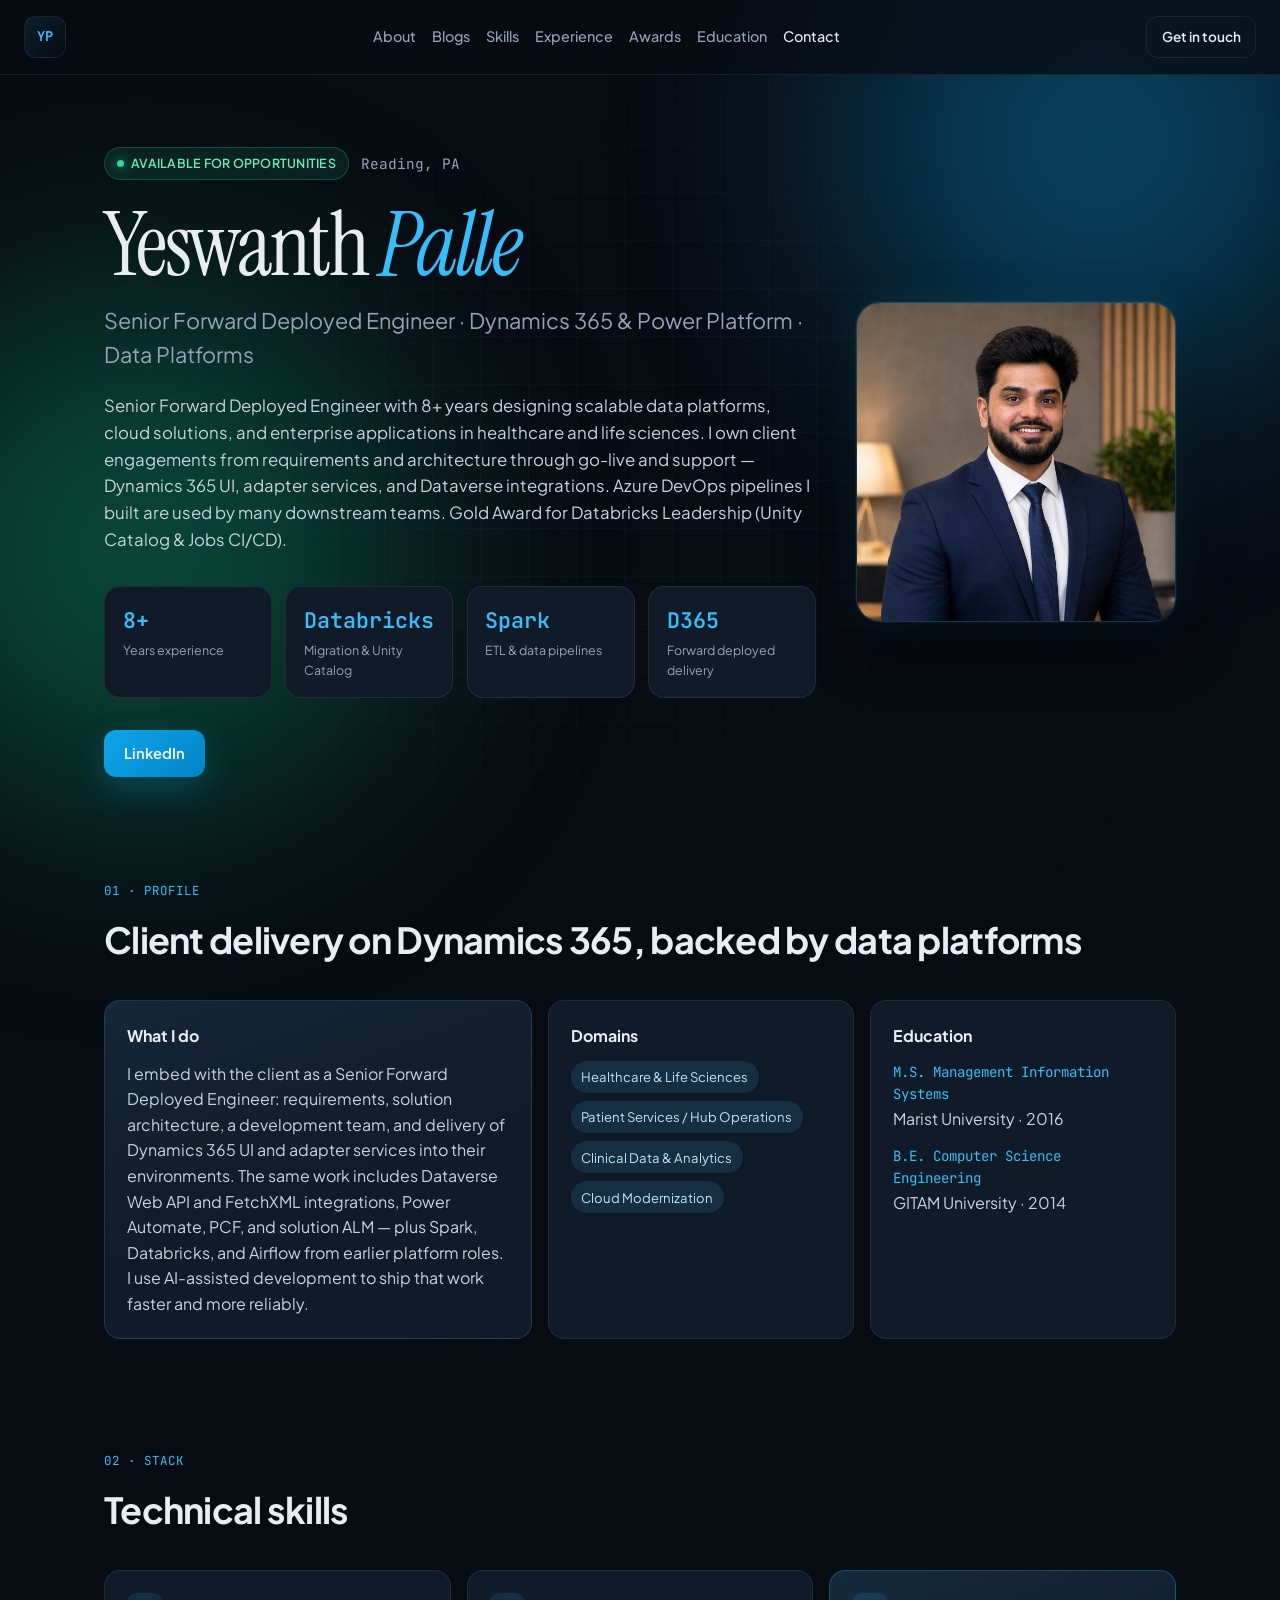
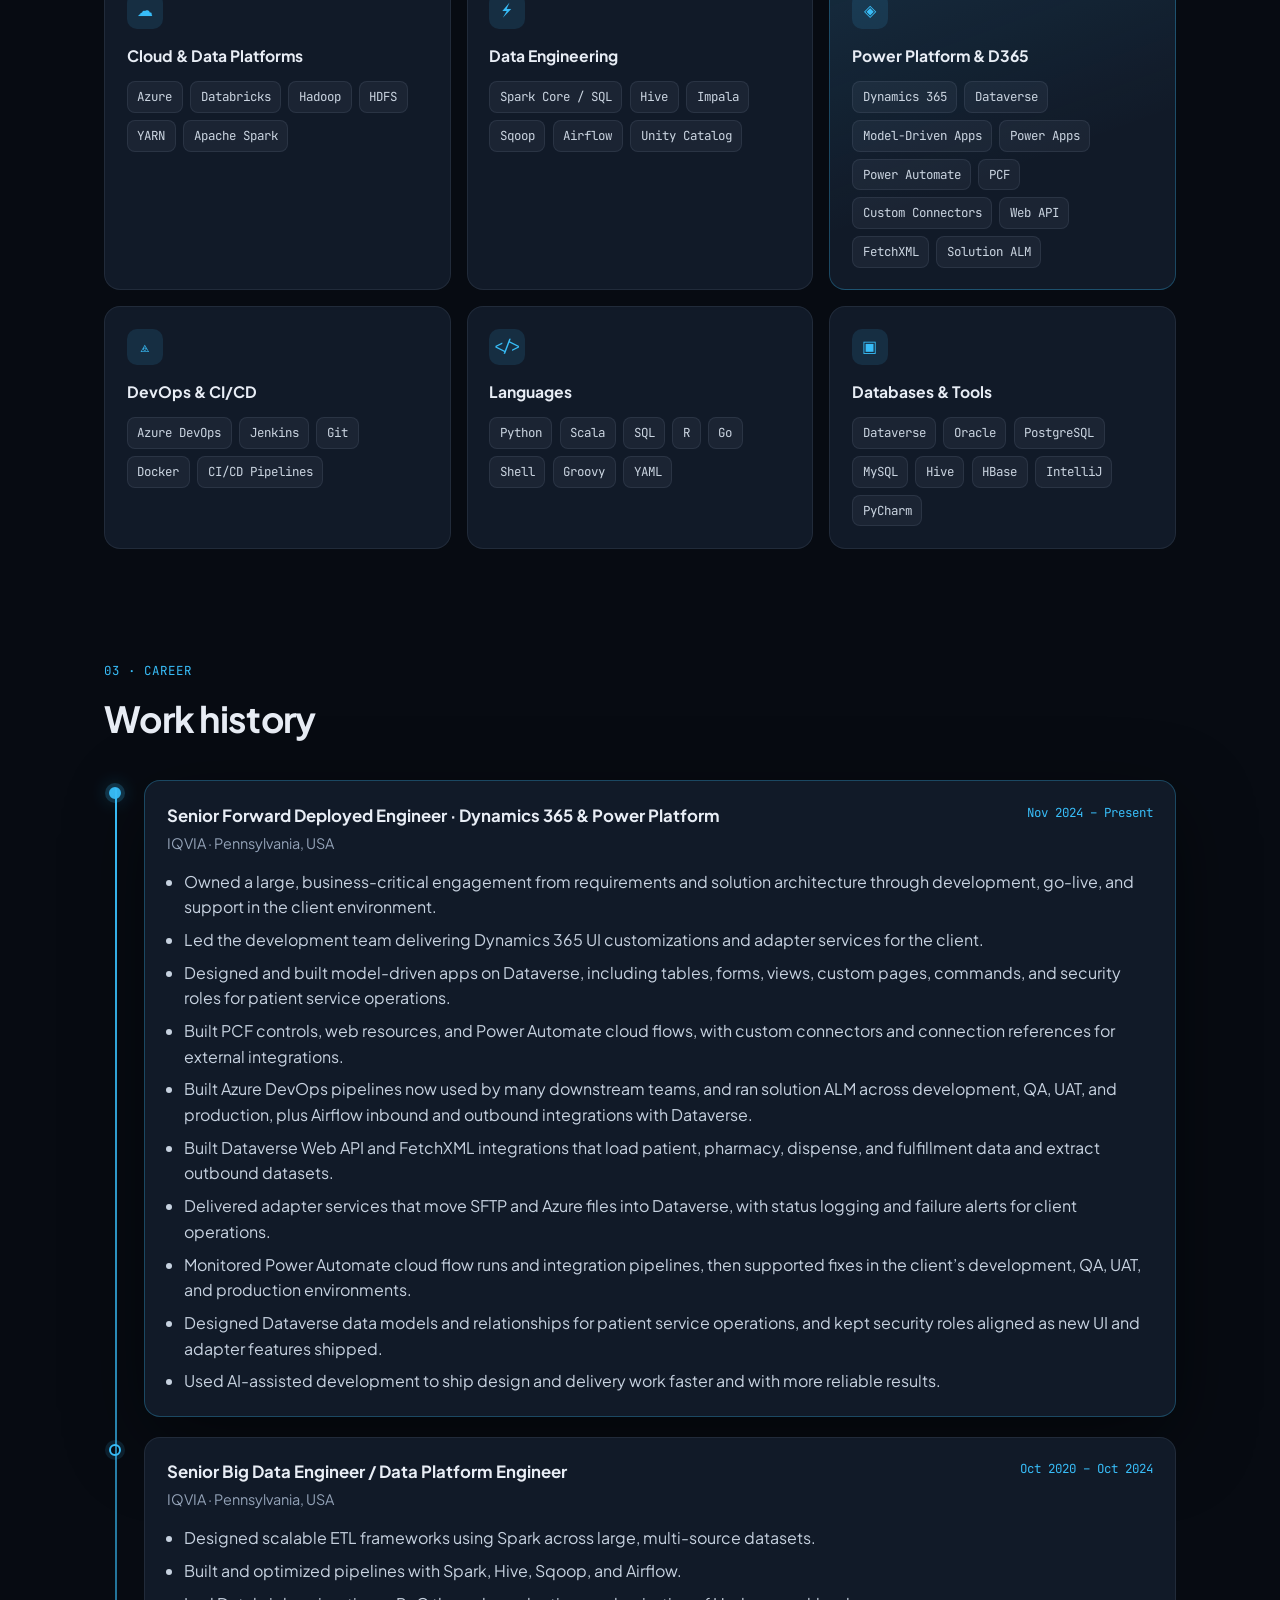
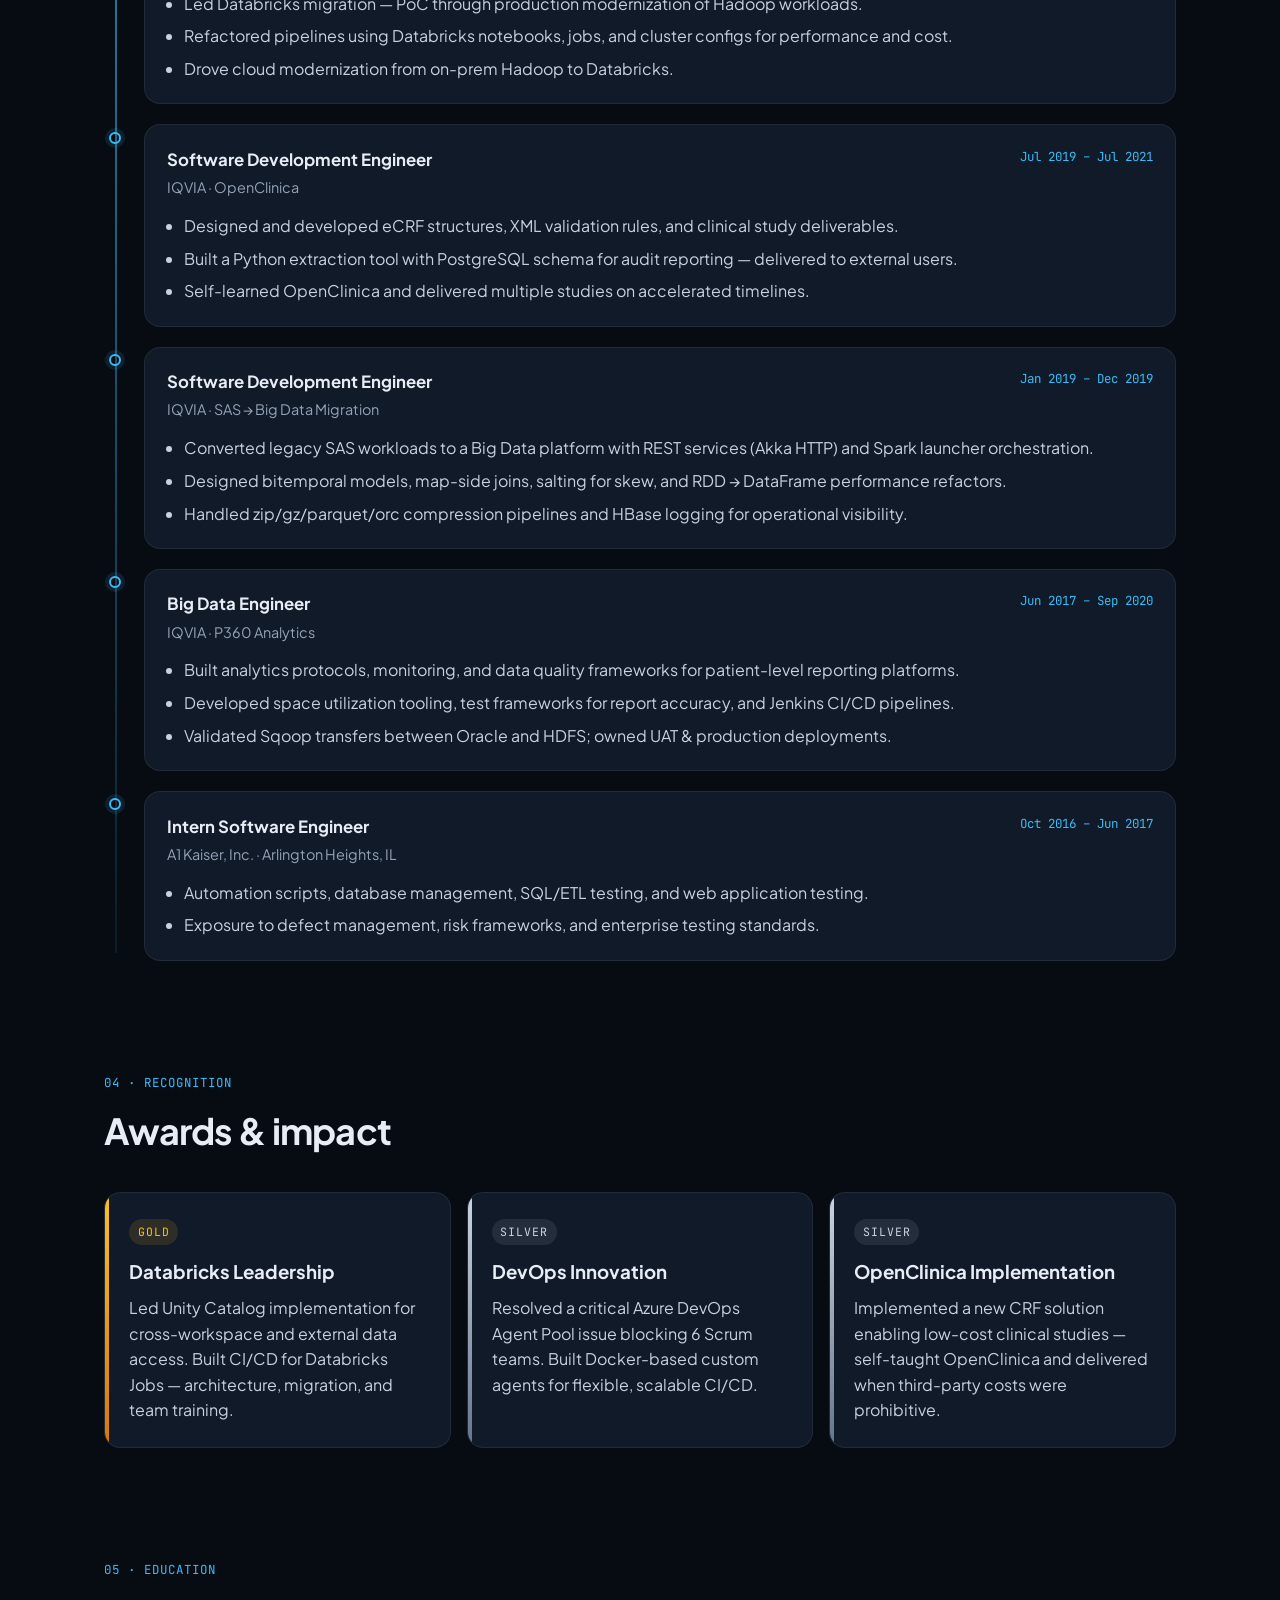
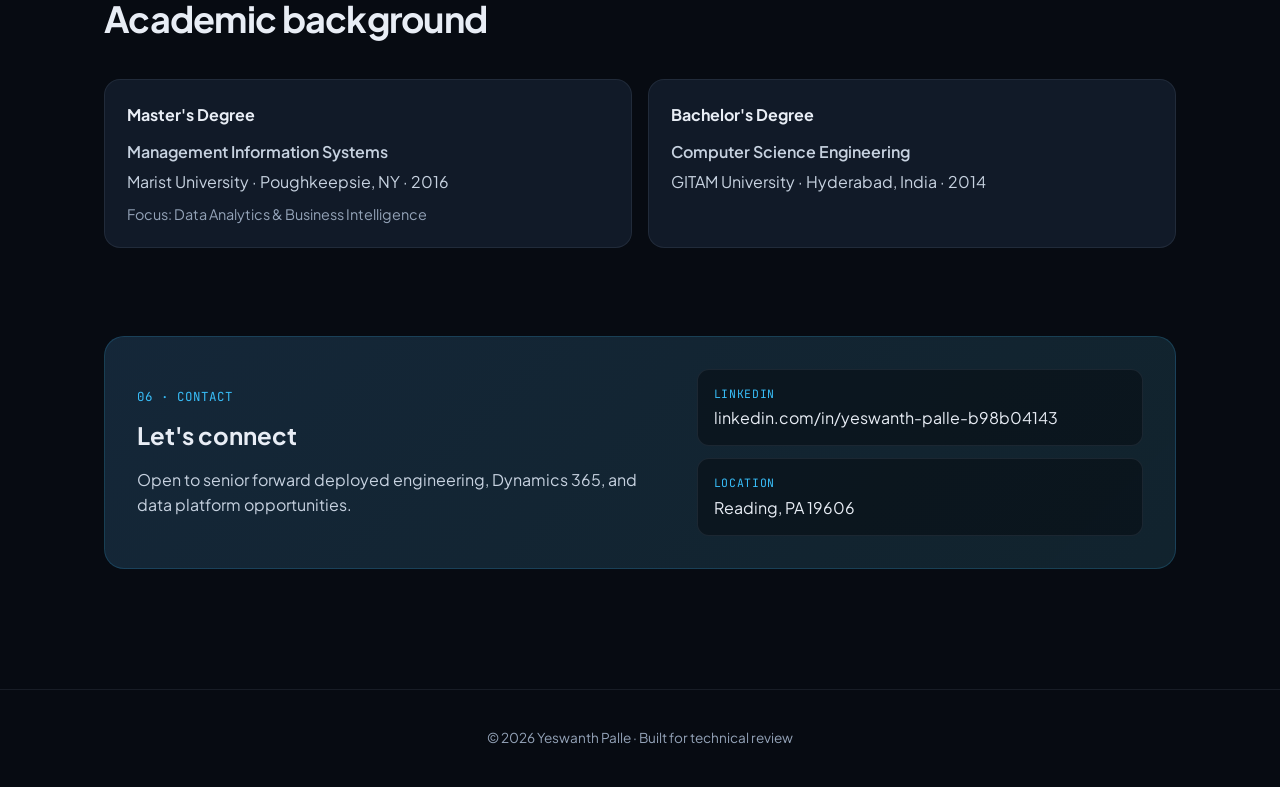
<file: index.html>
<!DOCTYPE html>
<html lang="en">
<head>
  <meta charset="UTF-8" />
  <meta name="viewport" content="width=device-width, initial-scale=1.0" />
  <meta name="description" content="Yeswanth Palle — Senior Forward Deployed Engineer, Dynamics 365 and Power Platform. 8+ years in client delivery, Dataverse, Big Data (Spark, Databricks), Azure, and DevOps." />
  <meta name="author" content="Yeswanth Palle" />
  <title>Yeswanth Palle · Senior Forward Deployed Engineer</title>
  <link rel="preconnect" href="https://fonts.googleapis.com" />
  <link rel="preconnect" href="https://fonts.gstatic.com" crossorigin />
  <link href="https://fonts.googleapis.com/css2?family=Instrument+Serif:ital@0;1&family=JetBrains+Mono:wght@400;500&family=Plus+Jakarta+Sans:wght@400;500;600;700&display=swap" rel="stylesheet" />
  <link rel="stylesheet" href="styles.css" />
</head>
<body>
  <div class="bg-grid" aria-hidden="true"></div>
  <div class="bg-glow bg-glow--a" aria-hidden="true"></div>
  <div class="bg-glow bg-glow--b" aria-hidden="true"></div>

  <header class="topbar">
    <a class="brand" href="#top">YP</a>
    <nav class="nav" aria-label="Primary">
      <a href="#about">About</a>
      <a href="blog/index.html">Blogs</a>
      <a href="#skills">Skills</a>
      <a href="#experience">Experience</a>
      <a href="#awards">Awards</a>
      <a href="#education">Education</a>
      <a href="#contact">Contact</a>
    </nav>
    <a class="btn btn--ghost topbar__cta" href="#contact">Get in touch</a>
  </header>

  <main id="top">
    <section class="hero">
      <div class="hero__layout">
        <div class="hero__content">
          <div class="hero__meta">
            <span class="pill">Available for opportunities</span>
            <span class="hero__location">Reading, PA</span>
          </div>
          <h1 class="hero__name">
            Yeswanth <em>Palle</em>
          </h1>
          <p class="hero__title">
            Senior Forward Deployed Engineer · Dynamics 365 &amp; Power Platform · Data Platforms
          </p>
          <p class="hero__summary">
            Senior Forward Deployed Engineer with 8+ years designing scalable data platforms, cloud
            solutions, and enterprise applications in healthcare and life sciences. I own client
            engagements from requirements and architecture through go-live and support — Dynamics 365
            UI, adapter services, and Dataverse integrations. Azure DevOps pipelines I built are used
            by many downstream teams. Gold Award for Databricks Leadership (Unity Catalog &amp; Jobs CI/CD).
          </p>
          <div class="hero__stats">
            <div class="stat">
              <span class="stat__value">8+</span>
              <span class="stat__label">Years experience</span>
            </div>
            <div class="stat">
              <span class="stat__value">Databricks</span>
              <span class="stat__label">Migration &amp; Unity Catalog</span>
            </div>
            <div class="stat">
              <span class="stat__value">Spark</span>
              <span class="stat__label">ETL &amp; data pipelines</span>
            </div>
            <div class="stat">
              <span class="stat__value">D365</span>
              <span class="stat__label">Forward deployed delivery</span>
            </div>
          </div>
          <div class="hero__actions">
            <a class="btn btn--primary" href="https://www.linkedin.com/in/yeswanth-palle-b98b04143" target="_blank" rel="noopener noreferrer">LinkedIn</a>
          </div>
        </div>
        <figure class="hero__photo">
          <img src="profile.jpg" alt="Yeswanth Palle" width="320" height="320" />
        </figure>
      </div>
    </section>

    <section id="about" class="section">
      <div class="section__head">
        <span class="section__eyebrow">01 · Profile</span>
        <h2>Client delivery on Dynamics 365, backed by data platforms</h2>
      </div>
      <div class="about-grid">
        <article class="card card--accent">
          <h3>What I do</h3>
          <p>
            I embed with the client as a Senior Forward Deployed Engineer: requirements,
            solution architecture, a development team, and delivery of Dynamics 365 UI and
            adapter services into their environments. The same work includes Dataverse Web API
            and FetchXML integrations, Power Automate, PCF, and solution ALM — plus Spark,
            Databricks, and Airflow from earlier platform roles. I use AI-assisted development
            to ship that work faster and more reliably.
          </p>
        </article>
        <article class="card">
          <h3>Domains</h3>
          <ul class="tag-list">
            <li>Healthcare &amp; Life Sciences</li>
            <li>Patient Services / Hub Operations</li>
            <li>Clinical Data &amp; Analytics</li>
            <li>Cloud Modernization</li>
          </ul>
        </article>
        <article class="card">
          <h3>Education</h3>
          <p class="mono">M.S. Management Information Systems</p>
          <p>Marist University · 2016</p>
          <p class="spacer mono">B.E. Computer Science Engineering</p>
          <p>GITAM University · 2014</p>
        </article>
      </div>
    </section>

    <section id="skills" class="section">
      <div class="section__head">
        <span class="section__eyebrow">02 · Stack</span>
        <h2>Technical skills</h2>
      </div>
      <div class="skills-grid">
        <article class="skill-card">
          <div class="skill-card__icon">☁</div>
          <h3>Cloud &amp; Data Platforms</h3>
          <div class="chips">
            <span>Azure</span><span>Databricks</span><span>Hadoop</span><span>HDFS</span><span>YARN</span><span>Apache Spark</span>
          </div>
        </article>
        <article class="skill-card">
          <div class="skill-card__icon">⚡</div>
          <h3>Data Engineering</h3>
          <div class="chips">
            <span>Spark Core / SQL</span><span>Hive</span><span>Impala</span><span>Sqoop</span><span>Airflow</span><span>Unity Catalog</span>
          </div>
        </article>
        <article class="skill-card skill-card--highlight">
          <div class="skill-card__icon">◈</div>
          <h3>Power Platform &amp; D365</h3>
          <div class="chips">
            <span>Dynamics 365</span><span>Dataverse</span><span>Model-Driven Apps</span><span>Power Apps</span><span>Power Automate</span><span>PCF</span><span>Custom Connectors</span><span>Web API</span><span>FetchXML</span><span>Solution ALM</span>
          </div>
        </article>
        <article class="skill-card">
          <div class="skill-card__icon">⟁</div>
          <h3>DevOps &amp; CI/CD</h3>
          <div class="chips">
            <span>Azure DevOps</span><span>Jenkins</span><span>Git</span><span>Docker</span><span>CI/CD Pipelines</span>
          </div>
        </article>
        <article class="skill-card">
          <div class="skill-card__icon">&lt;/&gt;</div>
          <h3>Languages</h3>
          <div class="chips">
            <span>Python</span><span>Scala</span><span>SQL</span><span>R</span><span>Go</span><span>Shell</span><span>Groovy</span><span>YAML</span>
          </div>
        </article>
        <article class="skill-card">
          <div class="skill-card__icon">▣</div>
          <h3>Databases &amp; Tools</h3>
          <div class="chips">
            <span>Dataverse</span><span>Oracle</span><span>PostgreSQL</span><span>MySQL</span><span>Hive</span><span>HBase</span><span>IntelliJ</span><span>PyCharm</span>
          </div>
        </article>
      </div>
    </section>

    <section id="experience" class="section">
      <div class="section__head">
        <span class="section__eyebrow">03 · Career</span>
        <h2>Work history</h2>
      </div>
      <div class="timeline">
        <article class="timeline__item timeline__item--current">
          <div class="timeline__marker"></div>
          <div class="timeline__body">
            <div class="timeline__header">
              <div>
                <h3>Senior Forward Deployed Engineer · Dynamics 365 &amp; Power Platform</h3>
                <p class="timeline__company">IQVIA · Pennsylvania, USA</p>
              </div>
              <time>Nov 2024 – Present</time>
            </div>
            <ul>
              <li>Owned a large, business-critical engagement from requirements and solution architecture through development, go-live, and support in the client environment.</li>
              <li>Led the development team delivering Dynamics 365 UI customizations and adapter services for the client.</li>
              <li>Designed and built model-driven apps on Dataverse, including tables, forms, views, custom pages, commands, and security roles for patient service operations.</li>
              <li>Built PCF controls, web resources, and Power Automate cloud flows, with custom connectors and connection references for external integrations.</li>
              <li>Built Azure DevOps pipelines now used by many downstream teams, and ran solution ALM across development, QA, UAT, and production, plus Airflow inbound and outbound integrations with Dataverse.</li>
              <li>Built Dataverse Web API and FetchXML integrations that load patient, pharmacy, dispense, and fulfillment data and extract outbound datasets.</li>
              <li>Delivered adapter services that move SFTP and Azure files into Dataverse, with status logging and failure alerts for client operations.</li>
              <li>Monitored Power Automate cloud flow runs and integration pipelines, then supported fixes in the client’s development, QA, UAT, and production environments.</li>
              <li>Designed Dataverse data models and relationships for patient service operations, and kept security roles aligned as new UI and adapter features shipped.</li>
              <li>Used AI-assisted development to ship design and delivery work faster and with more reliable results.</li>
            </ul>
          </div>
        </article>

        <article class="timeline__item">
          <div class="timeline__marker"></div>
          <div class="timeline__body">
            <div class="timeline__header">
              <div>
                <h3>Senior Big Data Engineer / Data Platform Engineer</h3>
                <p class="timeline__company">IQVIA · Pennsylvania, USA</p>
              </div>
              <time>Oct 2020 – Oct 2024</time>
            </div>
            <ul>
              <li>Designed scalable ETL frameworks using Spark across large, multi-source datasets.</li>
              <li>Built and optimized pipelines with Spark, Hive, Sqoop, and Airflow.</li>
              <li>Led Databricks migration — PoC through production modernization of Hadoop workloads.</li>
              <li>Refactored pipelines using Databricks notebooks, jobs, and cluster configs for performance and cost.</li>
              <li>Drove cloud modernization from on-prem Hadoop to Databricks.</li>
            </ul>
          </div>
        </article>

        <article class="timeline__item">
          <div class="timeline__marker"></div>
          <div class="timeline__body">
            <div class="timeline__header">
              <div>
                <h3>Software Development Engineer</h3>
                <p class="timeline__company">IQVIA · OpenClinica</p>
              </div>
              <time>Jul 2019 – Jul 2021</time>
            </div>
            <ul>
              <li>Designed and developed eCRF structures, XML validation rules, and clinical study deliverables.</li>
              <li>Built a Python extraction tool with PostgreSQL schema for audit reporting — delivered to external users.</li>
              <li>Self-learned OpenClinica and delivered multiple studies on accelerated timelines.</li>
            </ul>
          </div>
        </article>

        <article class="timeline__item">
          <div class="timeline__marker"></div>
          <div class="timeline__body">
            <div class="timeline__header">
              <div>
                <h3>Software Development Engineer</h3>
                <p class="timeline__company">IQVIA · SAS → Big Data Migration</p>
              </div>
              <time>Jan 2019 – Dec 2019</time>
            </div>
            <ul>
              <li>Converted legacy SAS workloads to a Big Data platform with REST services (Akka HTTP) and Spark launcher orchestration.</li>
              <li>Designed bitemporal models, map-side joins, salting for skew, and RDD → DataFrame performance refactors.</li>
              <li>Handled zip/gz/parquet/orc compression pipelines and HBase logging for operational visibility.</li>
            </ul>
          </div>
        </article>

        <article class="timeline__item">
          <div class="timeline__marker"></div>
          <div class="timeline__body">
            <div class="timeline__header">
              <div>
                <h3>Big Data Engineer</h3>
                <p class="timeline__company">IQVIA · P360 Analytics</p>
              </div>
              <time>Jun 2017 – Sep 2020</time>
            </div>
            <ul>
              <li>Built analytics protocols, monitoring, and data quality frameworks for patient-level reporting platforms.</li>
              <li>Developed space utilization tooling, test frameworks for report accuracy, and Jenkins CI/CD pipelines.</li>
              <li>Validated Sqoop transfers between Oracle and HDFS; owned UAT &amp; production deployments.</li>
            </ul>
          </div>
        </article>

        <article class="timeline__item">
          <div class="timeline__marker"></div>
          <div class="timeline__body">
            <div class="timeline__header">
              <div>
                <h3>Intern Software Engineer</h3>
                <p class="timeline__company">A1 Kaiser, Inc. · Arlington Heights, IL</p>
              </div>
              <time>Oct 2016 – Jun 2017</time>
            </div>
            <ul>
              <li>Automation scripts, database management, SQL/ETL testing, and web application testing.</li>
              <li>Exposure to defect management, risk frameworks, and enterprise testing standards.</li>
            </ul>
          </div>
        </article>
      </div>
    </section>

    <section id="awards" class="section">
      <div class="section__head">
        <span class="section__eyebrow">04 · Recognition</span>
        <h2>Awards &amp; impact</h2>
      </div>
      <div class="awards-grid">
        <article class="award-card award-card--gold">
          <span class="award-card__badge">Gold</span>
          <h3>Databricks Leadership</h3>
          <p>Led Unity Catalog implementation for cross-workspace and external data access. Built CI/CD for Databricks Jobs — architecture, migration, and team training.</p>
        </article>
        <article class="award-card award-card--silver">
          <span class="award-card__badge">Silver</span>
          <h3>DevOps Innovation</h3>
          <p>Resolved a critical Azure DevOps Agent Pool issue blocking 6 Scrum teams. Built Docker-based custom agents for flexible, scalable CI/CD.</p>
        </article>
        <article class="award-card award-card--silver">
          <span class="award-card__badge">Silver</span>
          <h3>OpenClinica Implementation</h3>
          <p>Implemented a new CRF solution enabling low-cost clinical studies — self-taught OpenClinica and delivered when third-party costs were prohibitive.</p>
        </article>
      </div>
    </section>

    <section id="education" class="section section--compact">
      <div class="section__head">
        <span class="section__eyebrow">05 · Education</span>
        <h2>Academic background</h2>
      </div>
      <div class="edu-grid">
        <article class="card">
          <h3>Master's Degree</h3>
          <p class="edu-degree">Management Information Systems</p>
          <p>Marist University · Poughkeepsie, NY · 2016</p>
          <p class="edu-focus">Focus: Data Analytics &amp; Business Intelligence</p>
        </article>
        <article class="card">
          <h3>Bachelor's Degree</h3>
          <p class="edu-degree">Computer Science Engineering</p>
          <p>GITAM University · Hyderabad, India · 2014</p>
        </article>
      </div>
    </section>

    <section id="contact" class="section contact">
      <div class="contact__inner">
        <div>
          <span class="section__eyebrow">06 · Contact</span>
          <h2>Let's connect</h2>
          <p>Open to senior forward deployed engineering, Dynamics 365, and data platform opportunities.</p>
        </div>
        <div class="contact__links">
          <a class="contact-link" href="https://www.linkedin.com/in/yeswanth-palle-b98b04143" target="_blank" rel="noopener noreferrer">
            <span class="contact-link__label">LinkedIn</span>
            <span>linkedin.com/in/yeswanth-palle-b98b04143</span>
          </a>
          <div class="contact-link contact-link--static">
            <span class="contact-link__label">Location</span>
            <span>Reading, PA 19606</span>
          </div>
        </div>
      </div>
    </section>
  </main>

  <footer class="footer">
    <p>© <span id="year"></span> Yeswanth Palle · Built for technical review</p>
  </footer>

  <script src="script.js"></script>
</body>
</html>
</file>
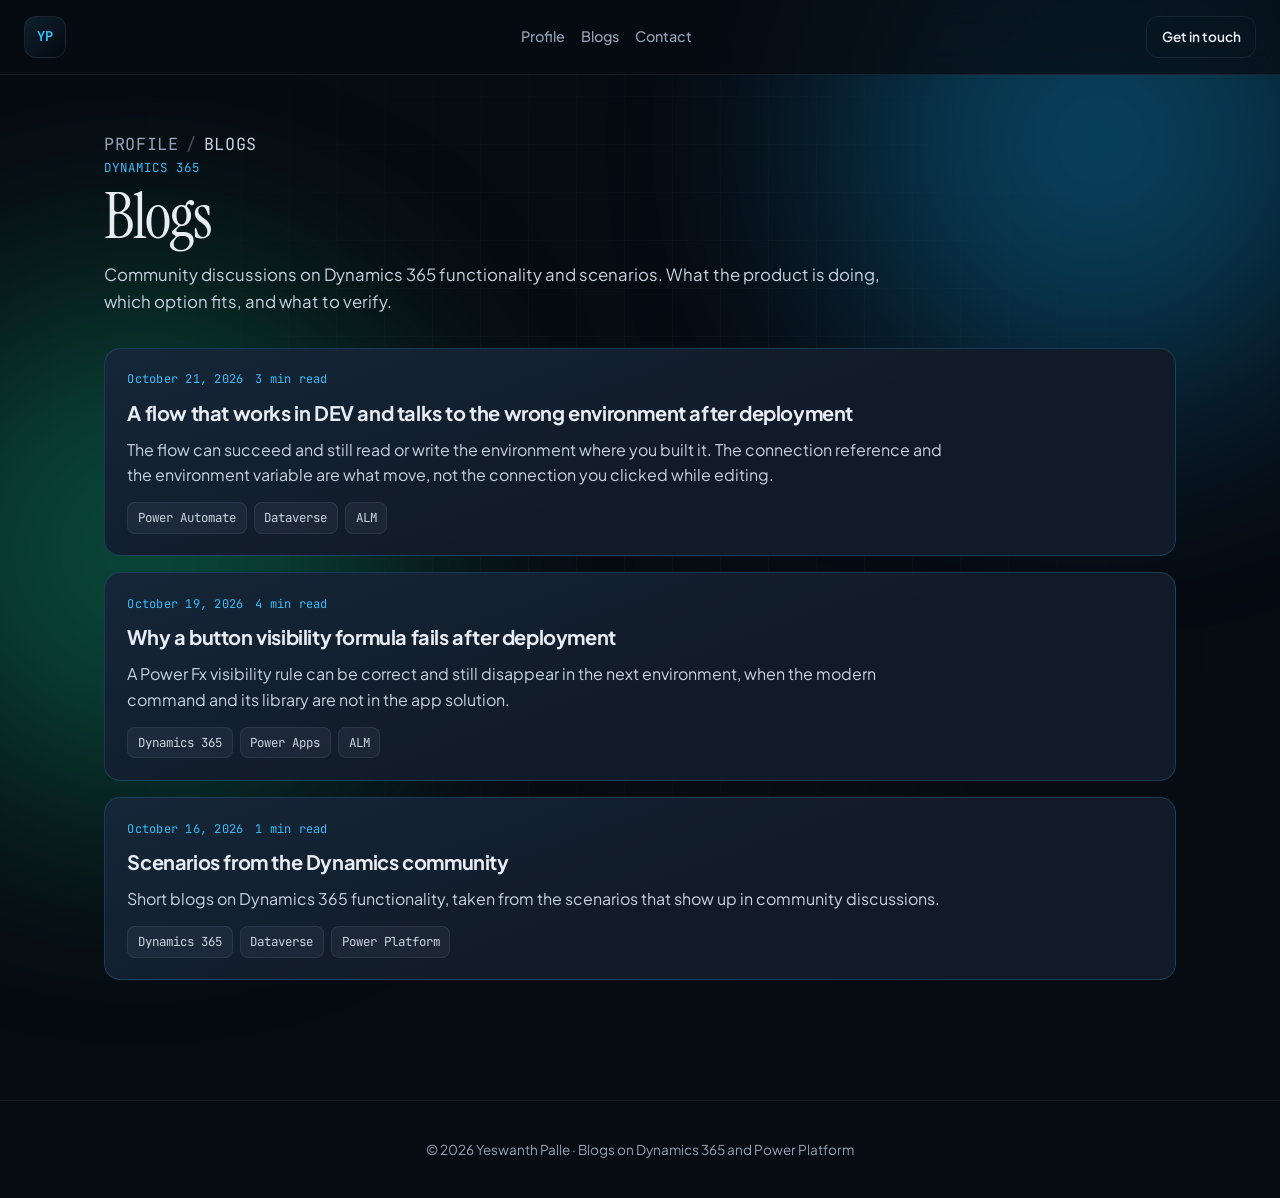
<file: blog/index.html>
<!DOCTYPE html>
<html lang="en">
<head>
  <meta charset="UTF-8" />
  <meta name="viewport" content="width=device-width, initial-scale=1.0" />
  <meta name="author" content="Yeswanth Palle" />
  <title>Blogs · Yeswanth Palle</title>
  <meta name="description" content="Blogs by Yeswanth Palle on Dynamics 365 functionality, scenarios, and the Power Platform." />
  <meta property="og:title" content="Blogs · Yeswanth Palle" />
  <meta property="og:description" content="Blogs by Yeswanth Palle on Dynamics 365 functionality, scenarios, and the Power Platform." />
  <meta property="og:type" content="website" />
  <link rel="preconnect" href="https://fonts.googleapis.com" />
  <link rel="preconnect" href="https://fonts.gstatic.com" crossorigin />
  <link href="https://fonts.googleapis.com/css2?family=Instrument+Serif:ital@0;1&family=JetBrains+Mono:wght@400;500&family=Plus+Jakarta+Sans:wght@400;500;600;700&display=swap" rel="stylesheet" />
  <link rel="stylesheet" href="styles.css" />
</head>
<body>
  <div class="bg-grid" aria-hidden="true"></div>
  <div class="bg-glow bg-glow--a" aria-hidden="true"></div>
  <div class="bg-glow bg-glow--b" aria-hidden="true"></div>
  <header class="topbar">
    <a class="brand" href="../index.html">YP</a>
    <nav class="nav" aria-label="Primary">
      <a href="../index.html">Profile</a>
      <a href="index.html">Blogs</a>
      <a href="../index.html#contact">Contact</a>
    </nav>
    <a class="btn btn--ghost topbar__cta" href="../index.html#contact">Get in touch</a>
  </header>
  <main>
    <header class="page-intro">
      <p class="crumb"><a href="../index.html">Profile</a><span aria-hidden="true">/</span>Blogs</p>
      <span class="section__eyebrow">Dynamics 365</span>
      <h1>Blogs</h1>
      <p>Community discussions on Dynamics 365 functionality and scenarios. What the product is doing, which option fits, and what to verify.</p>
    </header>
    <section class="section section--follow">
      <div class="post-list">
        <a class="post-card" href="flow-talks-to-the-wrong-environment.html">
        <div class="post-card__meta">
          <time datetime="2026-10-21">October 21, 2026</time>
          <span>3 min read</span>
        </div>
        <h2>A flow that works in DEV and talks to the wrong environment after deployment</h2>
        <p>The flow can succeed and still read or write the environment where you built it. The connection reference and the environment variable are what move, not the connection you clicked while editing.</p>
        <div class="chips"><span>Power Automate</span><span>Dataverse</span><span>ALM</span></div>
      </a>
<a class="post-card" href="button-visibility-fails-after-deployment.html">
        <div class="post-card__meta">
          <time datetime="2026-10-19">October 19, 2026</time>
          <span>4 min read</span>
        </div>
        <h2>Why a button visibility formula fails after deployment</h2>
        <p>A Power Fx visibility rule can be correct and still disappear in the next environment, when the modern command and its library are not in the app solution.</p>
        <div class="chips"><span>Dynamics 365</span><span>Power Apps</span><span>ALM</span></div>
      </a>
<a class="post-card" href="scenarios-from-the-dynamics-community.html">
        <div class="post-card__meta">
          <time datetime="2026-10-16">October 16, 2026</time>
          <span>1 min read</span>
        </div>
        <h2>Scenarios from the Dynamics community</h2>
        <p>Short blogs on Dynamics 365 functionality, taken from the scenarios that show up in community discussions.</p>
        <div class="chips"><span>Dynamics 365</span><span>Dataverse</span><span>Power Platform</span></div>
      </a>
      </div>
    </section>
  </main>
  <footer class="footer">
    <p>© <span id="year"></span> Yeswanth Palle · Blogs on Dynamics 365 and Power Platform</p>
  </footer>
  <script>document.getElementById("year").textContent = new Date().getFullYear();</script>
</body>
</html>
</file>
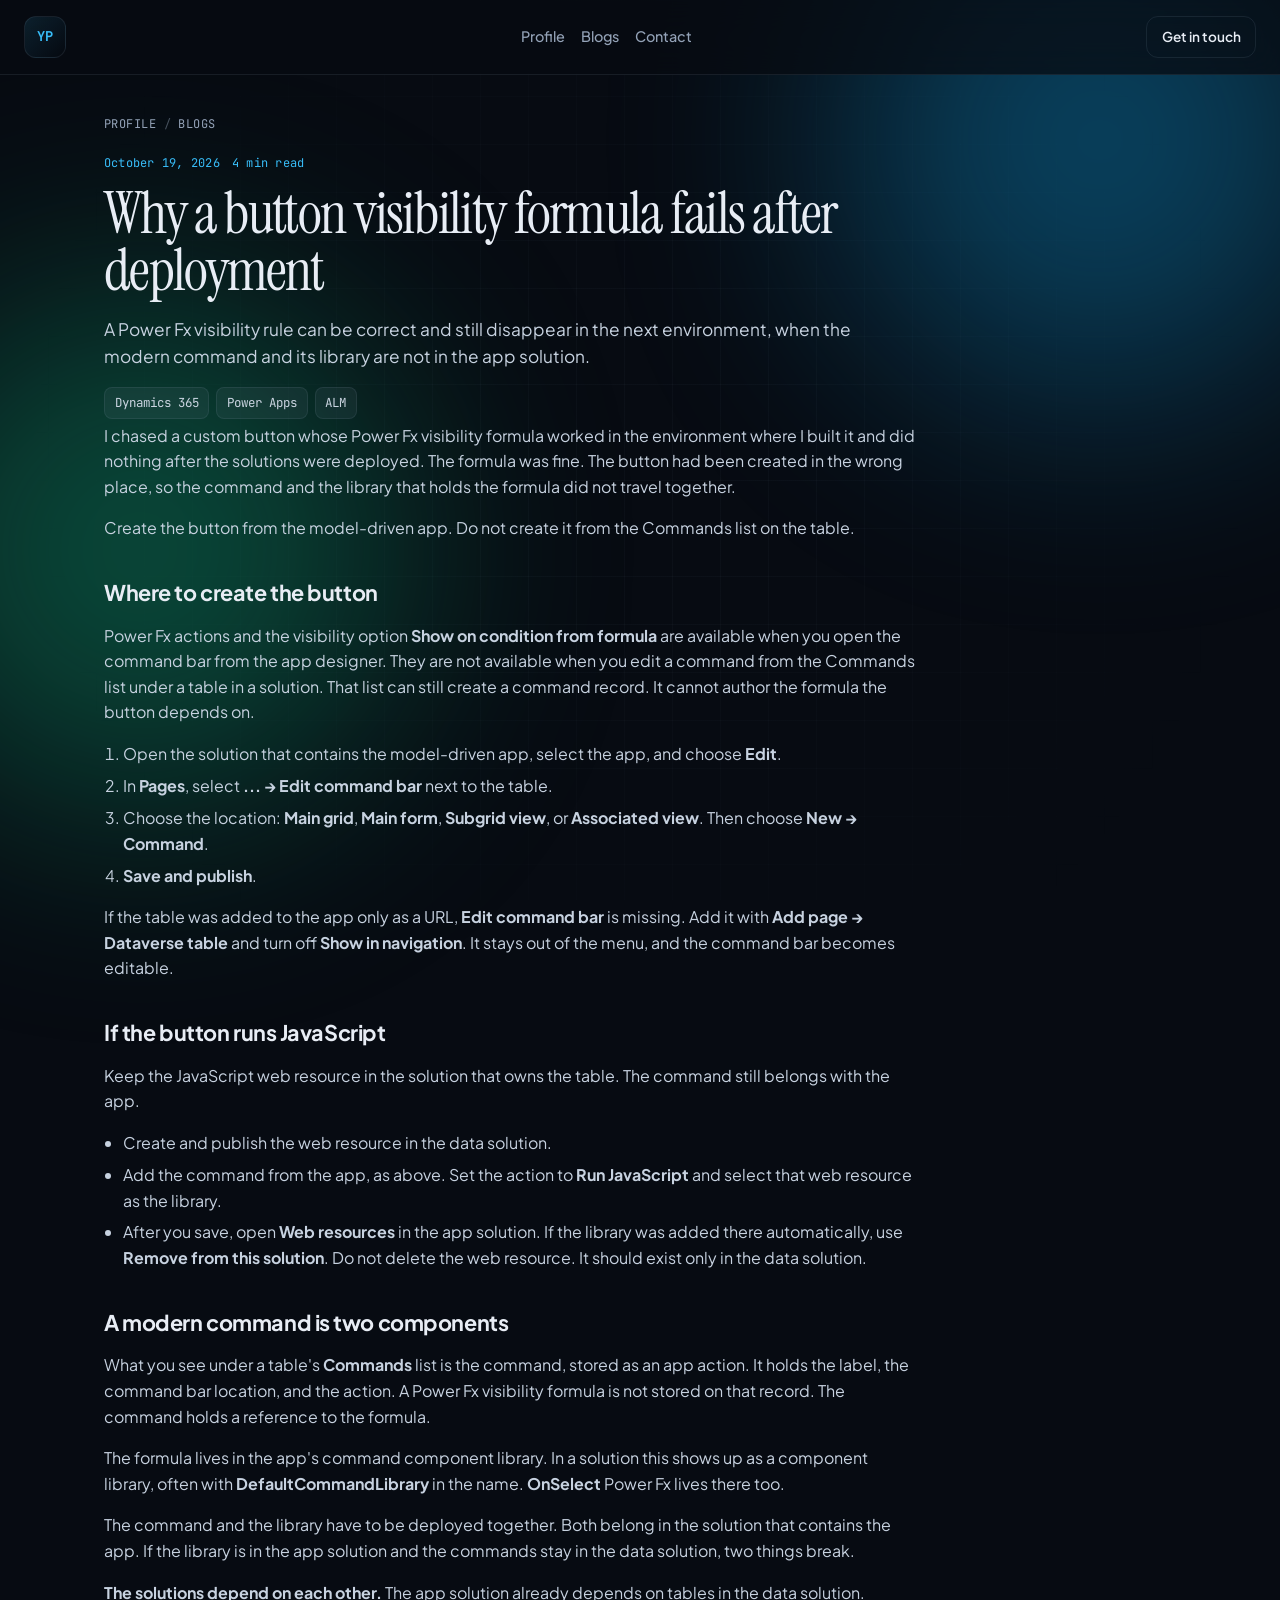
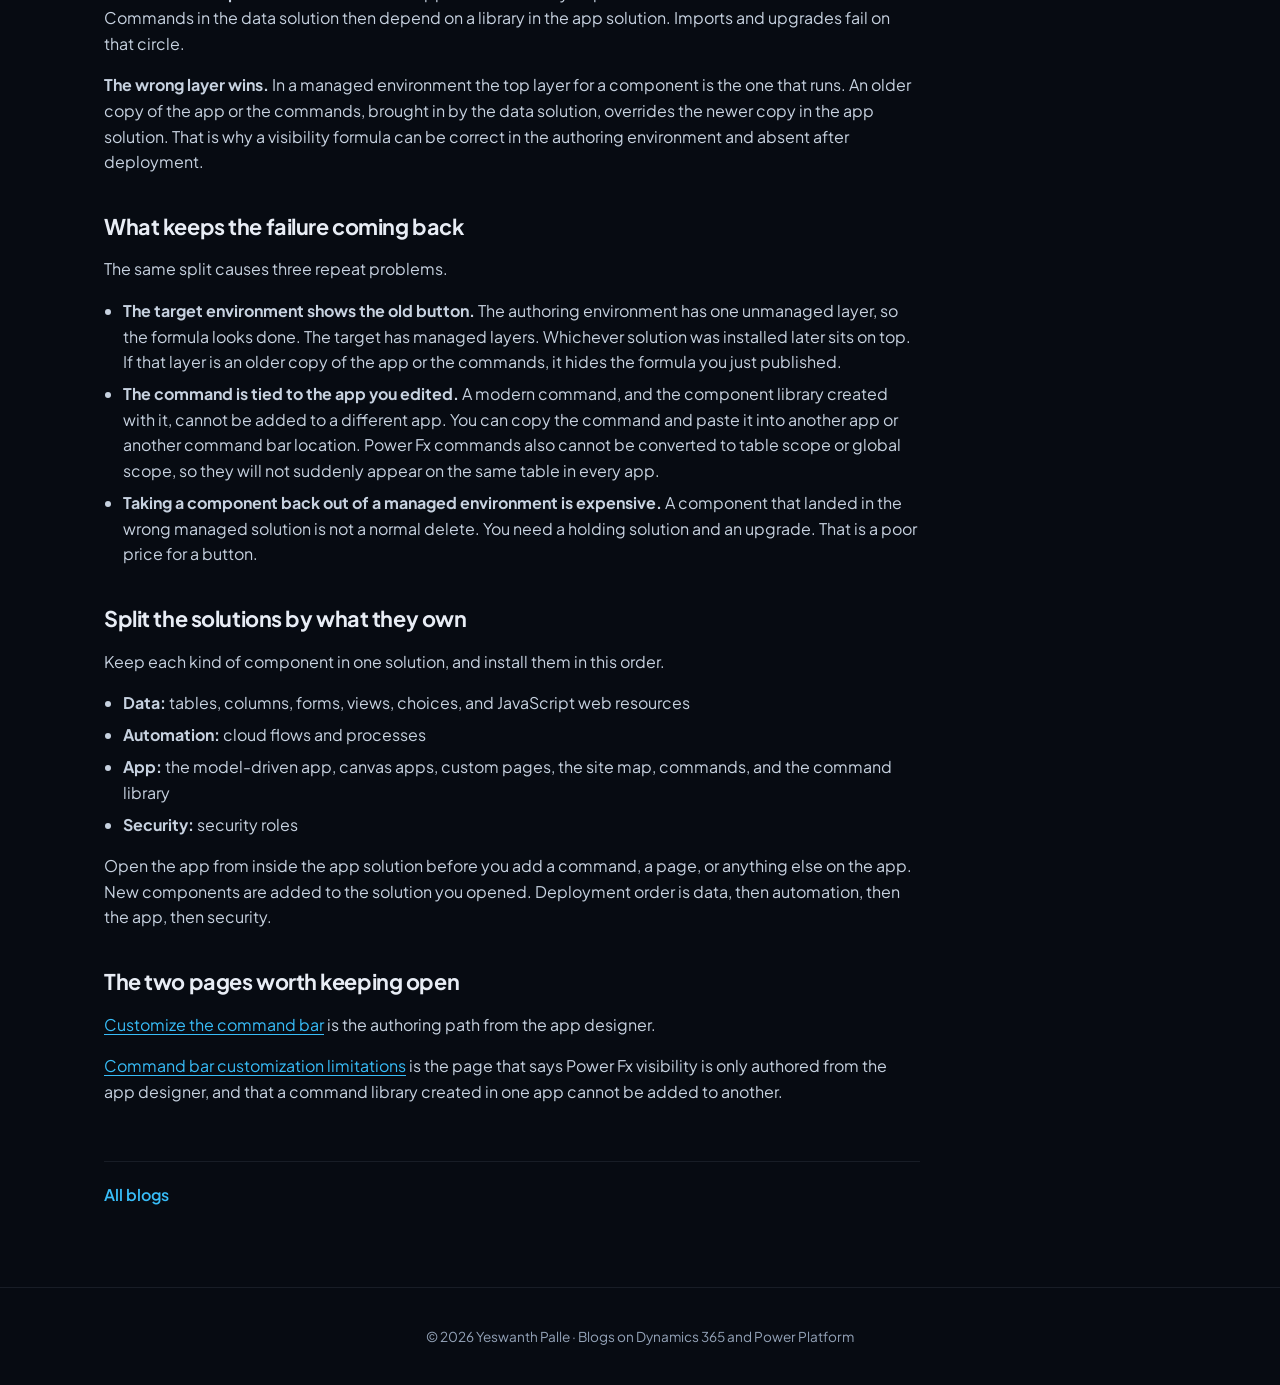
<file: blog/button-visibility-fails-after-deployment.html>
<!DOCTYPE html>
<html lang="en">
<head>
  <meta charset="UTF-8" />
  <meta name="viewport" content="width=device-width, initial-scale=1.0" />
  <meta name="author" content="Yeswanth Palle" />
  <title>Why a button visibility formula fails after deployment · Yeswanth Palle</title>
  <meta name="description" content="A Power Fx visibility rule can be correct and still disappear in the next environment, when the modern command and its library are not in the app solution." />
  <meta property="og:title" content="Why a button visibility formula fails after deployment · Yeswanth Palle" />
  <meta property="og:description" content="A Power Fx visibility rule can be correct and still disappear in the next environment, when the modern command and its library are not in the app solution." />
  <meta property="og:type" content="article" />
  <link rel="preconnect" href="https://fonts.googleapis.com" />
  <link rel="preconnect" href="https://fonts.gstatic.com" crossorigin />
  <link href="https://fonts.googleapis.com/css2?family=Instrument+Serif:ital@0;1&family=JetBrains+Mono:wght@400;500&family=Plus+Jakarta+Sans:wght@400;500;600;700&display=swap" rel="stylesheet" />
  <link rel="stylesheet" href="styles.css" />
</head>
<body>
  <div class="bg-grid" aria-hidden="true"></div>
  <div class="bg-glow bg-glow--a" aria-hidden="true"></div>
  <div class="bg-glow bg-glow--b" aria-hidden="true"></div>
  <header class="topbar">
    <a class="brand" href="../index.html">YP</a>
    <nav class="nav" aria-label="Primary">
      <a href="../index.html">Profile</a>
      <a href="index.html">Blogs</a>
      <a href="../index.html#contact">Contact</a>
    </nav>
    <a class="btn btn--ghost topbar__cta" href="../index.html#contact">Get in touch</a>
  </header>
  <main>
    <article class="article">
      <header class="article__header">
        <p class="crumb"><a href="../index.html">Profile</a><span aria-hidden="true">/</span><a href="index.html">Blogs</a></p>
        <div class="post-card__meta">
          <time datetime="2026-10-19">October 19, 2026</time>
          <span>4 min read</span>
        </div>
        <h1>Why a button visibility formula fails after deployment</h1>
        <p class="article__lede">A Power Fx visibility rule can be correct and still disappear in the next environment, when the modern command and its library are not in the app solution.</p>
        <div class="chips"><span>Dynamics 365</span><span>Power Apps</span><span>ALM</span></div>
      </header>
      <div class="prose">
        <p>I chased a custom button whose Power Fx visibility formula worked in the environment where I built it and did nothing after the solutions were deployed. The formula was fine. The button had been created in the wrong place, so the command and the library that holds the formula did not travel together.</p>
<p>Create the button from the model-driven app. Do not create it from the Commands list on the table.</p>
<h2>Where to create the button</h2>
<p>Power Fx actions and the visibility option <strong>Show on condition from formula</strong> are available when you open the command bar from the app designer. They are not available when you edit a command from the Commands list under a table in a solution. That list can still create a command record. It cannot author the formula the button depends on.</p>
<ol><li>Open the solution that contains the model-driven app, select the app, and choose <strong>Edit</strong>.</li><li>In <strong>Pages</strong>, select <strong>... → Edit command bar</strong> next to the table.</li><li>Choose the location: <strong>Main grid</strong>, <strong>Main form</strong>, <strong>Subgrid view</strong>, or <strong>Associated view</strong>. Then choose <strong>New → Command</strong>.</li><li><strong>Save and publish</strong>.</li></ol>
<p>If the table was added to the app only as a URL, <strong>Edit command bar</strong> is missing. Add it with <strong>Add page → Dataverse table</strong> and turn off <strong>Show in navigation</strong>. It stays out of the menu, and the command bar becomes editable.</p>
<h2>If the button runs JavaScript</h2>
<p>Keep the JavaScript web resource in the solution that owns the table. The command still belongs with the app.</p>
<ul><li>Create and publish the web resource in the data solution.</li><li>Add the command from the app, as above. Set the action to <strong>Run JavaScript</strong> and select that web resource as the library.</li><li>After you save, open <strong>Web resources</strong> in the app solution. If the library was added there automatically, use <strong>Remove from this solution</strong>. Do not delete the web resource. It should exist only in the data solution.</li></ul>
<h2>A modern command is two components</h2>
<p>What you see under a table&#x27;s <strong>Commands</strong> list is the command, stored as an app action. It holds the label, the command bar location, and the action. A Power Fx visibility formula is not stored on that record. The command holds a reference to the formula.</p>
<p>The formula lives in the app&#x27;s command component library. In a solution this shows up as a component library, often with <strong>DefaultCommandLibrary</strong> in the name. <strong>OnSelect</strong> Power Fx lives there too.</p>
<p>The command and the library have to be deployed together. Both belong in the solution that contains the app. If the library is in the app solution and the commands stay in the data solution, two things break.</p>
<p><strong>The solutions depend on each other.</strong> The app solution already depends on tables in the data solution. Commands in the data solution then depend on a library in the app solution. Imports and upgrades fail on that circle.</p>
<p><strong>The wrong layer wins.</strong> In a managed environment the top layer for a component is the one that runs. An older copy of the app or the commands, brought in by the data solution, overrides the newer copy in the app solution. That is why a visibility formula can be correct in the authoring environment and absent after deployment.</p>
<h2>What keeps the failure coming back</h2>
<p>The same split causes three repeat problems.</p>
<ul><li><strong>The target environment shows the old button.</strong> The authoring environment has one unmanaged layer, so the formula looks done. The target has managed layers. Whichever solution was installed later sits on top. If that layer is an older copy of the app or the commands, it hides the formula you just published.</li><li><strong>The command is tied to the app you edited.</strong> A modern command, and the component library created with it, cannot be added to a different app. You can copy the command and paste it into another app or another command bar location. Power Fx commands also cannot be converted to table scope or global scope, so they will not suddenly appear on the same table in every app.</li><li><strong>Taking a component back out of a managed environment is expensive.</strong> A component that landed in the wrong managed solution is not a normal delete. You need a holding solution and an upgrade. That is a poor price for a button.</li></ul>
<h2>Split the solutions by what they own</h2>
<p>Keep each kind of component in one solution, and install them in this order.</p>
<ul><li><strong>Data:</strong> tables, columns, forms, views, choices, and JavaScript web resources</li><li><strong>Automation:</strong> cloud flows and processes</li><li><strong>App:</strong> the model-driven app, canvas apps, custom pages, the site map, commands, and the command library</li><li><strong>Security:</strong> security roles</li></ul>
<p>Open the app from inside the app solution before you add a command, a page, or anything else on the app. New components are added to the solution you opened. Deployment order is data, then automation, then the app, then security.</p>
<h2>The two pages worth keeping open</h2>
<p><a href="https://learn.microsoft.com/en-us/power-apps/maker/model-driven-apps/use-command-designer">Customize the command bar</a> is the authoring path from the app designer.</p>
<p><a href="https://learn.microsoft.com/en-us/power-apps/maker/model-driven-apps/command-designer-limitations">Command bar customization limitations</a> is the page that says Power Fx visibility is only authored from the app designer, and that a command library created in one app cannot be added to another.</p>
      </div>
      <p class="article__end writing-more"><a href="index.html">All blogs</a></p>
    </article>
  </main>
  <footer class="footer">
    <p>© <span id="year"></span> Yeswanth Palle · Blogs on Dynamics 365 and Power Platform</p>
  </footer>
  <script>document.getElementById("year").textContent = new Date().getFullYear();</script>
</body>
</html>
</file>
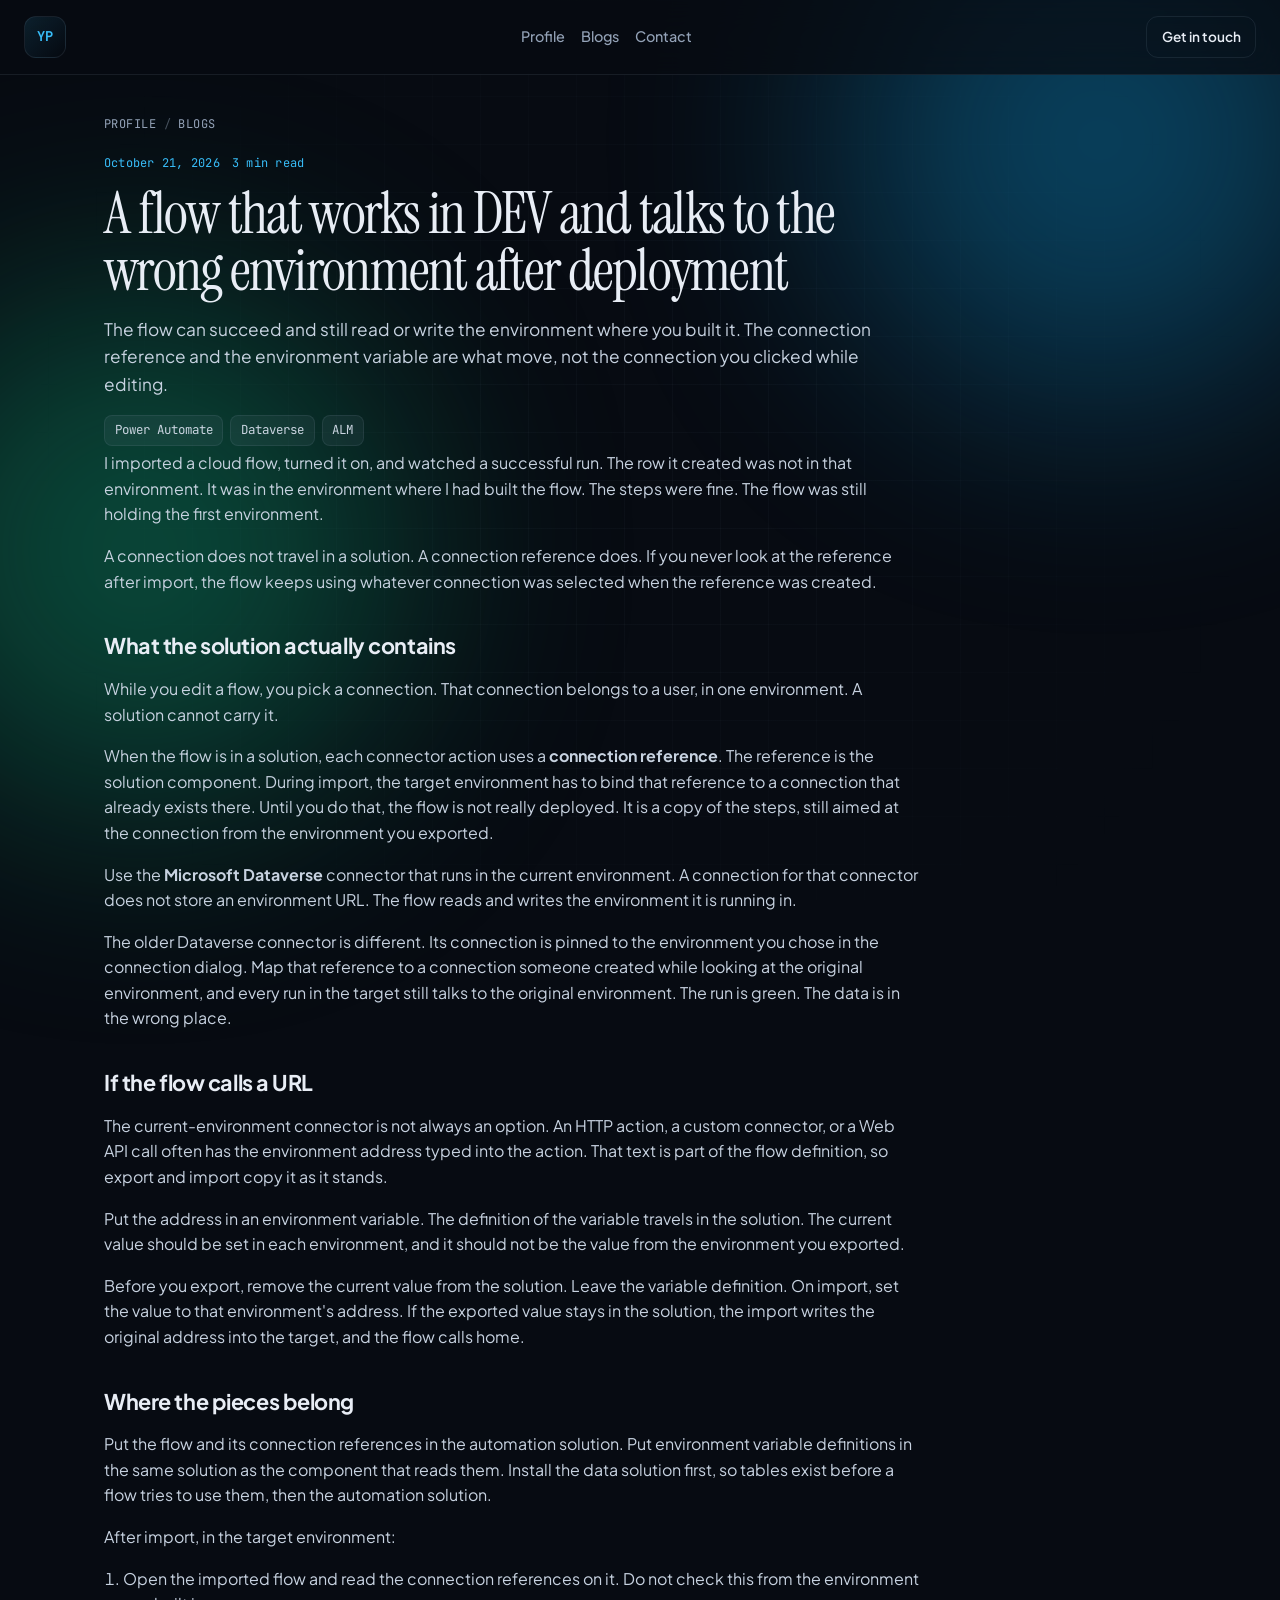
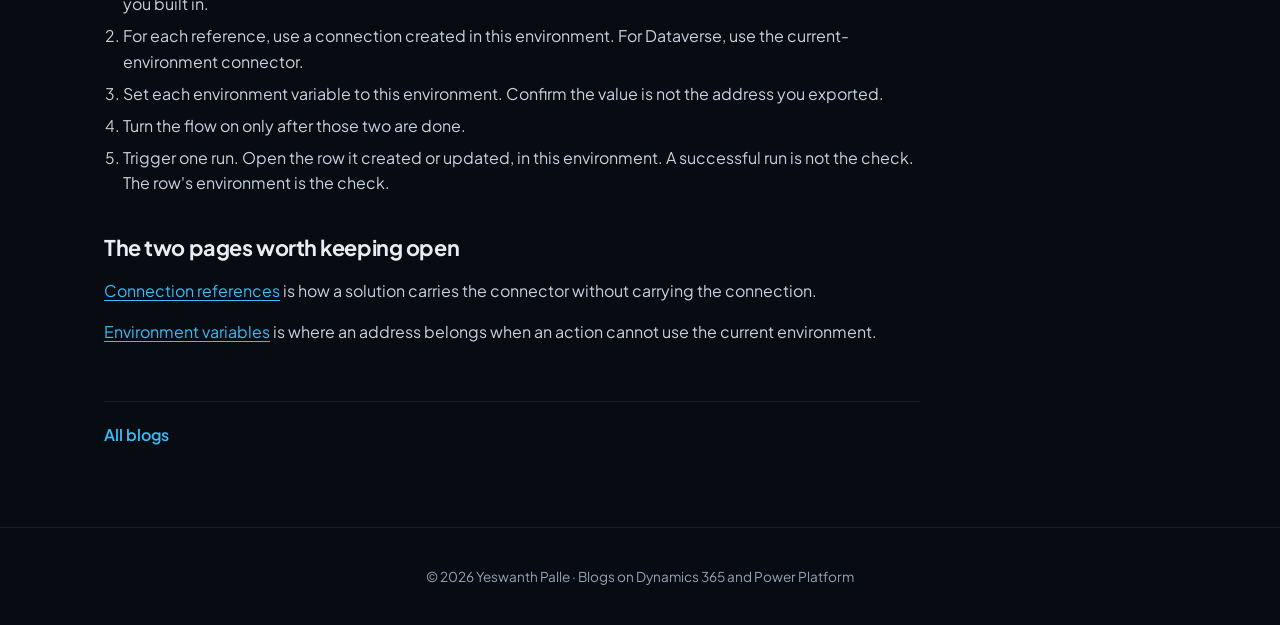
<file: blog/flow-talks-to-the-wrong-environment.html>
<!DOCTYPE html>
<html lang="en">
<head>
  <meta charset="UTF-8" />
  <meta name="viewport" content="width=device-width, initial-scale=1.0" />
  <meta name="author" content="Yeswanth Palle" />
  <title>A flow that works in DEV and talks to the wrong environment after deployment · Yeswanth Palle</title>
  <meta name="description" content="The flow can succeed and still read or write the environment where you built it. The connection reference and the environment variable are what move, not the connection you clicked while editing." />
  <meta property="og:title" content="A flow that works in DEV and talks to the wrong environment after deployment · Yeswanth Palle" />
  <meta property="og:description" content="The flow can succeed and still read or write the environment where you built it. The connection reference and the environment variable are what move, not the connection you clicked while editing." />
  <meta property="og:type" content="article" />
  <link rel="preconnect" href="https://fonts.googleapis.com" />
  <link rel="preconnect" href="https://fonts.gstatic.com" crossorigin />
  <link href="https://fonts.googleapis.com/css2?family=Instrument+Serif:ital@0;1&family=JetBrains+Mono:wght@400;500&family=Plus+Jakarta+Sans:wght@400;500;600;700&display=swap" rel="stylesheet" />
  <link rel="stylesheet" href="styles.css" />
</head>
<body>
  <div class="bg-grid" aria-hidden="true"></div>
  <div class="bg-glow bg-glow--a" aria-hidden="true"></div>
  <div class="bg-glow bg-glow--b" aria-hidden="true"></div>
  <header class="topbar">
    <a class="brand" href="../index.html">YP</a>
    <nav class="nav" aria-label="Primary">
      <a href="../index.html">Profile</a>
      <a href="index.html">Blogs</a>
      <a href="../index.html#contact">Contact</a>
    </nav>
    <a class="btn btn--ghost topbar__cta" href="../index.html#contact">Get in touch</a>
  </header>
  <main>
    <article class="article">
      <header class="article__header">
        <p class="crumb"><a href="../index.html">Profile</a><span aria-hidden="true">/</span><a href="index.html">Blogs</a></p>
        <div class="post-card__meta">
          <time datetime="2026-10-21">October 21, 2026</time>
          <span>3 min read</span>
        </div>
        <h1>A flow that works in DEV and talks to the wrong environment after deployment</h1>
        <p class="article__lede">The flow can succeed and still read or write the environment where you built it. The connection reference and the environment variable are what move, not the connection you clicked while editing.</p>
        <div class="chips"><span>Power Automate</span><span>Dataverse</span><span>ALM</span></div>
      </header>
      <div class="prose">
        <p>I imported a cloud flow, turned it on, and watched a successful run. The row it created was not in that environment. It was in the environment where I had built the flow. The steps were fine. The flow was still holding the first environment.</p>
<p>A connection does not travel in a solution. A connection reference does. If you never look at the reference after import, the flow keeps using whatever connection was selected when the reference was created.</p>
<h2>What the solution actually contains</h2>
<p>While you edit a flow, you pick a connection. That connection belongs to a user, in one environment. A solution cannot carry it.</p>
<p>When the flow is in a solution, each connector action uses a <strong>connection reference</strong>. The reference is the solution component. During import, the target environment has to bind that reference to a connection that already exists there. Until you do that, the flow is not really deployed. It is a copy of the steps, still aimed at the connection from the environment you exported.</p>
<p>Use the <strong>Microsoft Dataverse</strong> connector that runs in the current environment. A connection for that connector does not store an environment URL. The flow reads and writes the environment it is running in.</p>
<p>The older Dataverse connector is different. Its connection is pinned to the environment you chose in the connection dialog. Map that reference to a connection someone created while looking at the original environment, and every run in the target still talks to the original environment. The run is green. The data is in the wrong place.</p>
<h2>If the flow calls a URL</h2>
<p>The current-environment connector is not always an option. An HTTP action, a custom connector, or a Web API call often has the environment address typed into the action. That text is part of the flow definition, so export and import copy it as it stands.</p>
<p>Put the address in an environment variable. The definition of the variable travels in the solution. The current value should be set in each environment, and it should not be the value from the environment you exported.</p>
<p>Before you export, remove the current value from the solution. Leave the variable definition. On import, set the value to that environment&#x27;s address. If the exported value stays in the solution, the import writes the original address into the target, and the flow calls home.</p>
<h2>Where the pieces belong</h2>
<p>Put the flow and its connection references in the automation solution. Put environment variable definitions in the same solution as the component that reads them. Install the data solution first, so tables exist before a flow tries to use them, then the automation solution.</p>
<p>After import, in the target environment:</p>
<ol><li>Open the imported flow and read the connection references on it. Do not check this from the environment you built in.</li><li>For each reference, use a connection created in this environment. For Dataverse, use the current-environment connector.</li><li>Set each environment variable to this environment. Confirm the value is not the address you exported.</li><li>Turn the flow on only after those two are done.</li><li>Trigger one run. Open the row it created or updated, in this environment. A successful run is not the check. The row&#x27;s environment is the check.</li></ol>
<h2>The two pages worth keeping open</h2>
<p><a href="https://learn.microsoft.com/en-us/power-apps/maker/data-platform/create-connection-reference">Connection references</a> is how a solution carries the connector without carrying the connection.</p>
<p><a href="https://learn.microsoft.com/en-us/power-apps/maker/data-platform/environmentvariables">Environment variables</a> is where an address belongs when an action cannot use the current environment.</p>
      </div>
      <p class="article__end writing-more"><a href="index.html">All blogs</a></p>
    </article>
  </main>
  <footer class="footer">
    <p>© <span id="year"></span> Yeswanth Palle · Blogs on Dynamics 365 and Power Platform</p>
  </footer>
  <script>document.getElementById("year").textContent = new Date().getFullYear();</script>
</body>
</html>
</file>
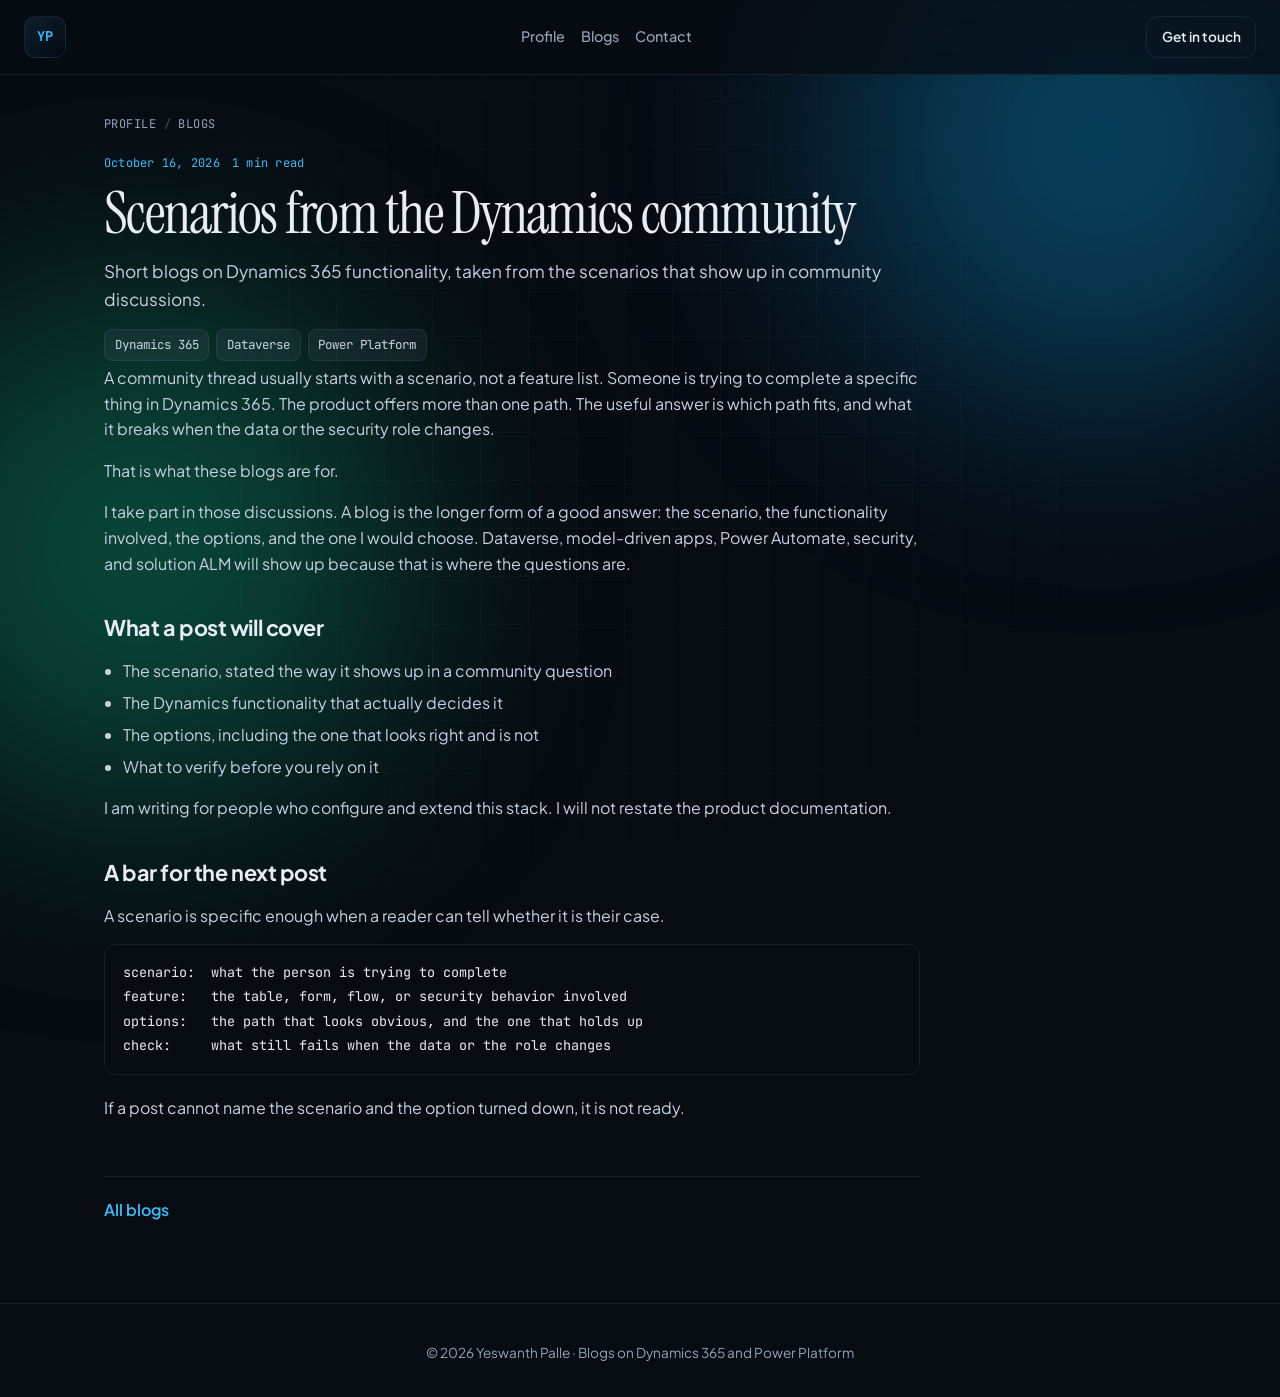
<file: blog/scenarios-from-the-dynamics-community.html>
<!DOCTYPE html>
<html lang="en">
<head>
  <meta charset="UTF-8" />
  <meta name="viewport" content="width=device-width, initial-scale=1.0" />
  <meta name="author" content="Yeswanth Palle" />
  <title>Scenarios from the Dynamics community · Yeswanth Palle</title>
  <meta name="description" content="Short blogs on Dynamics 365 functionality, taken from the scenarios that show up in community discussions." />
  <meta property="og:title" content="Scenarios from the Dynamics community · Yeswanth Palle" />
  <meta property="og:description" content="Short blogs on Dynamics 365 functionality, taken from the scenarios that show up in community discussions." />
  <meta property="og:type" content="article" />
  <link rel="preconnect" href="https://fonts.googleapis.com" />
  <link rel="preconnect" href="https://fonts.gstatic.com" crossorigin />
  <link href="https://fonts.googleapis.com/css2?family=Instrument+Serif:ital@0;1&family=JetBrains+Mono:wght@400;500&family=Plus+Jakarta+Sans:wght@400;500;600;700&display=swap" rel="stylesheet" />
  <link rel="stylesheet" href="styles.css" />
</head>
<body>
  <div class="bg-grid" aria-hidden="true"></div>
  <div class="bg-glow bg-glow--a" aria-hidden="true"></div>
  <div class="bg-glow bg-glow--b" aria-hidden="true"></div>
  <header class="topbar">
    <a class="brand" href="../index.html">YP</a>
    <nav class="nav" aria-label="Primary">
      <a href="../index.html">Profile</a>
      <a href="index.html">Blogs</a>
      <a href="../index.html#contact">Contact</a>
    </nav>
    <a class="btn btn--ghost topbar__cta" href="../index.html#contact">Get in touch</a>
  </header>
  <main>
    <article class="article">
      <header class="article__header">
        <p class="crumb"><a href="../index.html">Profile</a><span aria-hidden="true">/</span><a href="index.html">Blogs</a></p>
        <div class="post-card__meta">
          <time datetime="2026-10-16">October 16, 2026</time>
          <span>1 min read</span>
        </div>
        <h1>Scenarios from the Dynamics community</h1>
        <p class="article__lede">Short blogs on Dynamics 365 functionality, taken from the scenarios that show up in community discussions.</p>
        <div class="chips"><span>Dynamics 365</span><span>Dataverse</span><span>Power Platform</span></div>
      </header>
      <div class="prose">
        <p>A community thread usually starts with a scenario, not a feature list. Someone is trying to complete a specific thing in Dynamics 365. The product offers more than one path. The useful answer is which path fits, and what it breaks when the data or the security role changes.</p>
<p>That is what these blogs are for.</p>
<p>I take part in those discussions. A blog is the longer form of a good answer: the scenario, the functionality involved, the options, and the one I would choose. Dataverse, model-driven apps, Power Automate, security, and solution ALM will show up because that is where the questions are.</p>
<h2>What a post will cover</h2>
<ul><li>The scenario, stated the way it shows up in a community question</li><li>The Dynamics functionality that actually decides it</li><li>The options, including the one that looks right and is not</li><li>What to verify before you rely on it</li></ul>
<p>I am writing for people who configure and extend this stack. I will not restate the product documentation.</p>
<h2>A bar for the next post</h2>
<p>A scenario is specific enough when a reader can tell whether it is their case.</p>
<pre><code class="language-text">scenario:  what the person is trying to complete
feature:   the table, form, flow, or security behavior involved
options:   the path that looks obvious, and the one that holds up
check:     what still fails when the data or the role changes</code></pre>
<p>If a post cannot name the scenario and the option turned down, it is not ready.</p>
      </div>
      <p class="article__end writing-more"><a href="index.html">All blogs</a></p>
    </article>
  </main>
  <footer class="footer">
    <p>© <span id="year"></span> Yeswanth Palle · Blogs on Dynamics 365 and Power Platform</p>
  </footer>
  <script>document.getElementById("year").textContent = new Date().getFullYear();</script>
</body>
</html>
</file>
<file: styles.css>
:root {
  --bg: #070b12;
  --bg-elevated: #0d1420;
  --bg-card: #111a28;
  --border: rgba(148, 163, 184, 0.12);
  --text: #e8edf5;
  --text-muted: #94a3b8;
  --accent: #38bdf8;
  --accent-soft: rgba(56, 189, 248, 0.12);
  --accent-2: #34d399;
  --gold: #fbbf24;
  --silver: #cbd5e1;
  --serif: "Instrument Serif", Georgia, serif;
  --sans: "Plus Jakarta Sans", system-ui, sans-serif;
  --mono: "JetBrains Mono", ui-monospace, monospace;
  --radius: 16px;
  --shadow: 0 24px 80px rgba(0, 0, 0, 0.45);
  --max: 1120px;
}

*, *::before, *::after { box-sizing: border-box; }
html { scroll-behavior: smooth; }

body {
  margin: 0;
  font-family: var(--sans);
  background: var(--bg);
  color: var(--text);
  line-height: 1.6;
  overflow-x: hidden;
}

.bg-grid {
  position: fixed;
  inset: 0;
  background-image:
    linear-gradient(rgba(148, 163, 184, 0.04) 1px, transparent 1px),
    linear-gradient(90deg, rgba(148, 163, 184, 0.04) 1px, transparent 1px);
  background-size: 48px 48px;
  mask-image: radial-gradient(circle at center, black 20%, transparent 80%);
  pointer-events: none;
  z-index: 0;
}

.bg-glow {
  position: fixed;
  width: 520px;
  height: 520px;
  border-radius: 50%;
  filter: blur(120px);
  opacity: 0.35;
  pointer-events: none;
  z-index: 0;
}
.bg-glow--a { top: -120px; right: -80px; background: #0ea5e9; }
.bg-glow--b { bottom: 10%; left: -120px; background: #10b981; }

.topbar {
  position: sticky;
  top: 0;
  z-index: 100;
  display: flex;
  align-items: center;
  justify-content: space-between;
  gap: 1rem;
  padding: 1rem 1.5rem;
  backdrop-filter: blur(16px);
  background: rgba(7, 11, 18, 0.75);
  border-bottom: 1px solid var(--border);
}

.brand {
  width: 42px;
  height: 42px;
  display: grid;
  place-items: center;
  border-radius: 12px;
  background: linear-gradient(135deg, var(--accent-soft), transparent);
  border: 1px solid var(--border);
  color: var(--accent);
  font-weight: 700;
  text-decoration: none;
  font-family: var(--mono);
  font-size: 0.85rem;
}

.nav {
  display: none;
  gap: 1rem;
}
.nav a {
  color: var(--text-muted);
  text-decoration: none;
  font-size: 0.9rem;
  font-weight: 500;
  transition: color 0.2s;
}
.nav a:hover { color: var(--text); }

main {
  position: relative;
  z-index: 1;
  max-width: var(--max);
  margin: 0 auto;
  padding: 0 1.5rem 4rem;
}

.hero {
  padding: 4.5rem 0 3rem;
}

.hero__layout {
  display: grid;
  gap: 2rem;
  align-items: center;
}

.hero__photo {
  margin: 0;
  justify-self: center;
  width: min(100%, 220px);
  order: -1;
}

.hero__photo img {
  display: block;
  width: 100%;
  aspect-ratio: 1;
  object-fit: cover;
  object-position: center top;
  border-radius: 24px;
  border: 1px solid rgba(56, 189, 248, 0.25);
  box-shadow:
    0 24px 60px rgba(0, 0, 0, 0.45),
    0 0 0 1px rgba(148, 163, 184, 0.08),
    0 0 40px rgba(56, 189, 248, 0.12);
}

.hero__meta {
  display: flex;
  flex-wrap: wrap;
  gap: 0.75rem;
  align-items: center;
  margin-bottom: 1.5rem;
}

.pill {
  display: inline-flex;
  align-items: center;
  gap: 0.45rem;
  padding: 0.35rem 0.75rem;
  border-radius: 999px;
  background: rgba(52, 211, 153, 0.1);
  border: 1px solid rgba(52, 211, 153, 0.25);
  color: #6ee7b7;
  font-size: 0.78rem;
  font-weight: 600;
  letter-spacing: 0.02em;
  text-transform: uppercase;
}
.pill::before {
  content: "";
  width: 7px;
  height: 7px;
  border-radius: 50%;
  background: #34d399;
  box-shadow: 0 0 12px #34d399;
}

.hero__location {
  color: var(--text-muted);
  font-size: 0.9rem;
  font-family: var(--mono);
}

.hero__name {
  font-family: var(--serif);
  font-size: clamp(3rem, 8vw, 5.5rem);
  line-height: 0.95;
  font-weight: 400;
  margin: 0 0 1rem;
  letter-spacing: -0.03em;
}
.hero__name em {
  font-style: italic;
  color: var(--accent);
}

.hero__title {
  font-size: clamp(1.05rem, 2.5vw, 1.35rem);
  color: var(--text-muted);
  margin: 0 0 1.25rem;
  max-width: 52ch;
}

.hero__summary {
  font-size: 1.05rem;
  max-width: 62ch;
  color: #c7d2e0;
  margin: 0 0 2rem;
}

.hero__stats {
  display: grid;
  grid-template-columns: repeat(2, 1fr);
  gap: 0.85rem;
  margin-bottom: 2rem;
}

.stat {
  padding: 1rem 1.1rem;
  border-radius: var(--radius);
  background: var(--bg-card);
  border: 1px solid var(--border);
}
.stat__value {
  display: block;
  font-family: var(--mono);
  font-size: 1.35rem;
  font-weight: 600;
  color: var(--accent);
}
.stat__label {
  display: block;
  font-size: 0.78rem;
  color: var(--text-muted);
  margin-top: 0.2rem;
}

.hero__actions {
  display: flex;
  flex-wrap: wrap;
  gap: 0.75rem;
}

.btn {
  display: inline-flex;
  align-items: center;
  justify-content: center;
  padding: 0.75rem 1.25rem;
  border-radius: 12px;
  font-weight: 600;
  font-size: 0.92rem;
  text-decoration: none;
  transition: transform 0.2s, background 0.2s, border-color 0.2s;
}
.btn:hover { transform: translateY(-1px); }
.btn--primary {
  background: linear-gradient(135deg, #0ea5e9, #0284c7);
  color: white;
  box-shadow: 0 12px 32px rgba(14, 165, 233, 0.25);
}
.btn--secondary {
  background: var(--bg-card);
  color: var(--text);
  border: 1px solid var(--border);
}
.btn--ghost {
  display: none;
  border: 1px solid var(--border);
  color: var(--text);
  background: transparent;
  padding: 0.55rem 0.9rem;
  font-size: 0.85rem;
}

.section {
  padding: 3.5rem 0;
}
.section--compact { padding-bottom: 2rem; }

.section__head {
  margin-bottom: 2rem;
}
.section__eyebrow {
  display: block;
  font-family: var(--mono);
  font-size: 0.78rem;
  color: var(--accent);
  letter-spacing: 0.08em;
  text-transform: uppercase;
  margin-bottom: 0.6rem;
}
.section__head h2 {
  margin: 0;
  font-size: clamp(1.6rem, 4vw, 2.25rem);
  letter-spacing: -0.02em;
}

.about-grid,
.skills-grid,
.awards-grid,
.edu-grid {
  display: grid;
  gap: 1rem;
}

.card {
  padding: 1.35rem;
  border-radius: var(--radius);
  background: var(--bg-card);
  border: 1px solid var(--border);
}
.card--accent {
  background: linear-gradient(160deg, rgba(56, 189, 248, 0.08), transparent 55%), var(--bg-card);
  border-color: rgba(56, 189, 248, 0.2);
}
.card h3 {
  margin: 0 0 0.75rem;
  font-size: 1rem;
}
.card p { margin: 0; color: #c7d2e0; }
.card .mono {
  font-family: var(--mono);
  font-size: 0.88rem;
  color: var(--accent);
}
.card .spacer { margin-top: 0.85rem; }

.tag-list {
  list-style: none;
  padding: 0;
  margin: 0;
  display: flex;
  flex-wrap: wrap;
  gap: 0.5rem;
}
.tag-list li {
  padding: 0.35rem 0.65rem;
  border-radius: 999px;
  background: var(--accent-soft);
  color: #bae6fd;
  font-size: 0.82rem;
}

.skill-card {
  padding: 1.35rem;
  border-radius: var(--radius);
  background: var(--bg-card);
  border: 1px solid var(--border);
  transition: border-color 0.2s, transform 0.2s;
}
.skill-card:hover {
  transform: translateY(-2px);
  border-color: rgba(56, 189, 248, 0.25);
}
.skill-card--highlight {
  background: linear-gradient(160deg, rgba(56, 189, 248, 0.1), transparent 60%), var(--bg-card);
  border-color: rgba(56, 189, 248, 0.28);
}
.skill-card__icon {
  width: 36px;
  height: 36px;
  display: grid;
  place-items: center;
  border-radius: 10px;
  background: var(--accent-soft);
  color: var(--accent);
  font-family: var(--mono);
  margin-bottom: 0.85rem;
}
.skill-card h3 {
  margin: 0 0 0.85rem;
  font-size: 0.98rem;
}

.chips {
  display: flex;
  flex-wrap: wrap;
  gap: 0.45rem;
}
.chips span {
  padding: 0.3rem 0.6rem;
  border-radius: 8px;
  background: rgba(148, 163, 184, 0.08);
  border: 1px solid var(--border);
  color: #cbd5e1;
  font-size: 0.78rem;
  font-family: var(--mono);
}

.timeline {
  position: relative;
  display: grid;
  gap: 1.25rem;
}
.timeline::before {
  content: "";
  position: absolute;
  left: 11px;
  top: 8px;
  bottom: 8px;
  width: 2px;
  background: linear-gradient(var(--accent), rgba(56, 189, 248, 0.1));
}

.timeline__item {
  display: grid;
  grid-template-columns: 24px 1fr;
  gap: 1rem;
}
.timeline__marker {
  width: 12px;
  height: 12px;
  margin-top: 0.45rem;
  margin-left: 5px;
  border-radius: 50%;
  background: var(--bg);
  border: 2px solid var(--accent);
  box-shadow: 0 0 0 4px rgba(56, 189, 248, 0.12);
}
.timeline__item--current .timeline__marker {
  background: var(--accent);
  box-shadow: 0 0 0 4px rgba(56, 189, 248, 0.2), 0 0 20px rgba(56, 189, 248, 0.5);
}
.timeline__body {
  padding: 1.35rem;
  border-radius: var(--radius);
  background: var(--bg-card);
  border: 1px solid var(--border);
}
.timeline__item--current .timeline__body {
  border-color: rgba(56, 189, 248, 0.28);
  box-shadow: var(--shadow);
}
.timeline__header {
  display: flex;
  flex-direction: column;
  gap: 0.35rem;
  margin-bottom: 0.85rem;
}
.timeline__header h3 {
  margin: 0;
  font-size: 1.05rem;
}
.timeline__company {
  margin: 0.15rem 0 0;
  color: var(--text-muted);
  font-size: 0.9rem;
}
.timeline__header time {
  font-family: var(--mono);
  font-size: 0.78rem;
  color: var(--accent);
  white-space: nowrap;
}
.timeline__body ul {
  margin: 0;
  padding-left: 1.1rem;
  color: #c7d2e0;
}
.timeline__body li + li { margin-top: 0.45rem; }

.awards-grid { grid-template-columns: 1fr; }

.award-card {
  position: relative;
  padding: 1.5rem;
  border-radius: var(--radius);
  background: var(--bg-card);
  border: 1px solid var(--border);
  overflow: hidden;
}
.award-card::after {
  content: "";
  position: absolute;
  inset: 0 auto 0 0;
  width: 4px;
}
.award-card--gold::after { background: linear-gradient(var(--gold), #d97706); }
.award-card--silver::after { background: linear-gradient(var(--silver), #64748b); }
.award-card__badge {
  display: inline-block;
  font-family: var(--mono);
  font-size: 0.72rem;
  letter-spacing: 0.08em;
  text-transform: uppercase;
  padding: 0.25rem 0.55rem;
  border-radius: 999px;
  margin-bottom: 0.75rem;
}
.award-card--gold .award-card__badge {
  background: rgba(251, 191, 36, 0.12);
  color: var(--gold);
}
.award-card--silver .award-card__badge {
  background: rgba(203, 213, 225, 0.1);
  color: var(--silver);
}
.award-card h3 { margin: 0 0 0.5rem; }
.award-card p { margin: 0; color: #c7d2e0; }

.edu-degree {
  font-weight: 600;
  color: var(--text);
  margin-bottom: 0.25rem !important;
}
.edu-focus {
  margin-top: 0.5rem !important;
  font-size: 0.9rem;
  color: var(--text-muted) !important;
}

.contact__inner {
  display: grid;
  gap: 1.5rem;
  padding: 2rem;
  border-radius: calc(var(--radius) + 4px);
  background: linear-gradient(135deg, rgba(56, 189, 248, 0.08), rgba(16, 185, 129, 0.06)), var(--bg-card);
  border: 1px solid rgba(56, 189, 248, 0.18);
}
.contact__inner h2 { margin: 0.35rem 0 0.75rem; }
.contact__inner p { margin: 0; color: #c7d2e0; max-width: 42ch; }

.contact__links {
  display: grid;
  gap: 0.75rem;
}
.contact-link {
  display: grid;
  gap: 0.15rem;
  padding: 0.9rem 1rem;
  border-radius: 12px;
  background: rgba(7, 11, 18, 0.55);
  border: 1px solid var(--border);
  text-decoration: none;
  color: var(--text);
  transition: border-color 0.2s, transform 0.2s;
}
.contact-link:hover {
  border-color: rgba(56, 189, 248, 0.35);
  transform: translateY(-1px);
}
.contact-link__label {
  font-family: var(--mono);
  font-size: 0.72rem;
  color: var(--accent);
  text-transform: uppercase;
  letter-spacing: 0.06em;
}
.contact-link--static { cursor: default; }

.footer {
  position: relative;
  z-index: 1;
  text-align: center;
  padding: 1.5rem;
  color: var(--text-muted);
  font-size: 0.85rem;
  border-top: 1px solid var(--border);
}

@media (min-width: 640px) {
  .hero__layout {
    grid-template-columns: 1fr auto;
    gap: 2.5rem;
  }
  .hero__photo {
    width: 300px;
    order: 2;
  }
  .hero__content { order: 1; }
  .hero__stats { grid-template-columns: repeat(4, 1fr); }
  .about-grid { grid-template-columns: 1.4fr 1fr 1fr; }
  .skills-grid { grid-template-columns: repeat(2, 1fr); }
  .awards-grid { grid-template-columns: repeat(3, 1fr); }
  .edu-grid { grid-template-columns: repeat(2, 1fr); }
  .timeline__header {
    flex-direction: row;
    justify-content: space-between;
    align-items: flex-start;
  }
  .contact__inner { grid-template-columns: 1.2fr 1fr; align-items: center; }
}

@media (min-width: 900px) {
  .nav { display: flex; }
  .btn--ghost { display: inline-flex; }
  .skills-grid { grid-template-columns: repeat(3, 1fr); }
  .hero__photo { width: 320px; }
}

@media print {
  .topbar, .hero__actions, .bg-grid, .bg-glow { display: none; }
  body { background: white; color: black; }
  .card, .timeline__body, .skill-card, .award-card, .contact__inner {
    break-inside: avoid;
    border-color: #ddd;
    background: white;
  }
}
</file>
<file: blog/styles.css>
:root {
  --bg: #070b12;
  --bg-elevated: #0d1420;
  --bg-card: #111a28;
  --border: rgba(148, 163, 184, 0.12);
  --text: #e8edf5;
  --text-muted: #94a3b8;
  --accent: #38bdf8;
  --accent-soft: rgba(56, 189, 248, 0.12);
  --accent-2: #34d399;
  --gold: #fbbf24;
  --silver: #cbd5e1;
  --serif: "Instrument Serif", Georgia, serif;
  --sans: "Plus Jakarta Sans", system-ui, sans-serif;
  --mono: "JetBrains Mono", ui-monospace, monospace;
  --radius: 16px;
  --shadow: 0 24px 80px rgba(0, 0, 0, 0.45);
  --max: 1120px;
}

*, *::before, *::after { box-sizing: border-box; }
html { scroll-behavior: smooth; }

body {
  margin: 0;
  min-height: 100vh;
  display: flex;
  flex-direction: column;
  font-family: var(--sans);
  background: var(--bg);
  color: var(--text);
  line-height: 1.6;
  overflow-x: hidden;
}

.bg-grid {
  position: fixed;
  inset: 0;
  background-image:
    linear-gradient(rgba(148, 163, 184, 0.04) 1px, transparent 1px),
    linear-gradient(90deg, rgba(148, 163, 184, 0.04) 1px, transparent 1px);
  background-size: 48px 48px;
  mask-image: radial-gradient(circle at center, black 20%, transparent 80%);
  pointer-events: none;
  z-index: 0;
}

.bg-glow {
  position: fixed;
  width: 520px;
  height: 520px;
  border-radius: 50%;
  filter: blur(120px);
  opacity: 0.35;
  pointer-events: none;
  z-index: 0;
}
.bg-glow--a { top: -120px; right: -80px; background: #0ea5e9; }
.bg-glow--b { bottom: 10%; left: -120px; background: #10b981; }

.topbar {
  position: sticky;
  top: 0;
  z-index: 100;
  display: flex;
  align-items: center;
  justify-content: space-between;
  gap: 1rem;
  padding: 1rem 1.5rem;
  backdrop-filter: blur(16px);
  background: rgba(7, 11, 18, 0.75);
  border-bottom: 1px solid var(--border);
}

.brand {
  width: 42px;
  height: 42px;
  display: grid;
  place-items: center;
  border-radius: 12px;
  background: linear-gradient(135deg, var(--accent-soft), transparent);
  border: 1px solid var(--border);
  color: var(--accent);
  font-weight: 700;
  text-decoration: none;
  font-family: var(--mono);
  font-size: 0.85rem;
}

.nav {
  display: none;
  gap: 1rem;
}
.nav a {
  color: var(--text-muted);
  text-decoration: none;
  font-size: 0.9rem;
  font-weight: 500;
  transition: color 0.2s;
}
.nav a:hover { color: var(--text); }

main {
  position: relative;
  z-index: 1;
  flex: 1;
  width: 100%;
  max-width: var(--max);
  margin: 0 auto;
  padding: 0 1.5rem 4rem;
}

.hero {
  padding: 4.5rem 0 3rem;
}

.hero__layout {
  display: grid;
  gap: 2rem;
  align-items: center;
}

.hero__photo {
  margin: 0;
  justify-self: center;
  width: min(100%, 220px);
  order: -1;
}

.hero__photo img {
  display: block;
  width: 100%;
  aspect-ratio: 1;
  object-fit: cover;
  object-position: center top;
  border-radius: 24px;
  border: 1px solid rgba(56, 189, 248, 0.25);
  box-shadow:
    0 24px 60px rgba(0, 0, 0, 0.45),
    0 0 0 1px rgba(148, 163, 184, 0.08),
    0 0 40px rgba(56, 189, 248, 0.12);
}

.hero__meta {
  display: flex;
  flex-wrap: wrap;
  gap: 0.75rem;
  align-items: center;
  margin-bottom: 1.5rem;
}

.pill {
  display: inline-flex;
  align-items: center;
  gap: 0.45rem;
  padding: 0.35rem 0.75rem;
  border-radius: 999px;
  background: rgba(52, 211, 153, 0.1);
  border: 1px solid rgba(52, 211, 153, 0.25);
  color: #6ee7b7;
  font-size: 0.78rem;
  font-weight: 600;
  letter-spacing: 0.02em;
  text-transform: uppercase;
}
.pill::before {
  content: "";
  width: 7px;
  height: 7px;
  border-radius: 50%;
  background: #34d399;
  box-shadow: 0 0 12px #34d399;
}

.hero__location {
  color: var(--text-muted);
  font-size: 0.9rem;
  font-family: var(--mono);
}

.hero__name {
  font-family: var(--serif);
  font-size: clamp(3rem, 8vw, 5.5rem);
  line-height: 0.95;
  font-weight: 400;
  margin: 0 0 1rem;
  letter-spacing: -0.03em;
}
.hero__name em {
  font-style: italic;
  color: var(--accent);
}

.hero__title {
  font-size: clamp(1.05rem, 2.5vw, 1.35rem);
  color: var(--text-muted);
  margin: 0 0 1.25rem;
  max-width: 52ch;
}

.hero__summary {
  font-size: 1.05rem;
  max-width: 62ch;
  color: #c7d2e0;
  margin: 0 0 2rem;
}

.hero__stats {
  display: grid;
  grid-template-columns: repeat(2, 1fr);
  gap: 0.85rem;
  margin-bottom: 2rem;
}

.stat {
  padding: 1rem 1.1rem;
  border-radius: var(--radius);
  background: var(--bg-card);
  border: 1px solid var(--border);
}
.stat__value {
  display: block;
  font-family: var(--mono);
  font-size: 1.35rem;
  font-weight: 600;
  color: var(--accent);
}
.stat__label {
  display: block;
  font-size: 0.78rem;
  color: var(--text-muted);
  margin-top: 0.2rem;
}

.hero__actions {
  display: flex;
  flex-wrap: wrap;
  gap: 0.75rem;
}

.btn {
  display: inline-flex;
  align-items: center;
  justify-content: center;
  padding: 0.75rem 1.25rem;
  border-radius: 12px;
  font-weight: 600;
  font-size: 0.92rem;
  text-decoration: none;
  transition: transform 0.2s, background 0.2s, border-color 0.2s;
}
.btn:hover { transform: translateY(-1px); }
.btn--primary {
  background: linear-gradient(135deg, #0ea5e9, #0284c7);
  color: white;
  box-shadow: 0 12px 32px rgba(14, 165, 233, 0.25);
}
.btn--secondary {
  background: var(--bg-card);
  color: var(--text);
  border: 1px solid var(--border);
}
.btn--ghost {
  display: none;
  border: 1px solid var(--border);
  color: var(--text);
  background: transparent;
  padding: 0.55rem 0.9rem;
  font-size: 0.85rem;
}

.section {
  padding: 3.5rem 0;
}
.section--follow { padding-top: 0.5rem; }
.section--compact { padding-bottom: 2rem; }

.section__head {
  margin-bottom: 2rem;
}
.section__eyebrow {
  display: block;
  font-family: var(--mono);
  font-size: 0.78rem;
  color: var(--accent);
  letter-spacing: 0.08em;
  text-transform: uppercase;
  margin-bottom: 0.6rem;
}
.section__head h2 {
  margin: 0;
  font-size: clamp(1.6rem, 4vw, 2.25rem);
  letter-spacing: -0.02em;
}

.about-grid,
.skills-grid,
.awards-grid,
.edu-grid {
  display: grid;
  gap: 1rem;
}

.card {
  padding: 1.35rem;
  border-radius: var(--radius);
  background: var(--bg-card);
  border: 1px solid var(--border);
}
.card--accent {
  background: linear-gradient(160deg, rgba(56, 189, 248, 0.08), transparent 55%), var(--bg-card);
  border-color: rgba(56, 189, 248, 0.2);
}
.card h3 {
  margin: 0 0 0.75rem;
  font-size: 1rem;
}
.card p { margin: 0; color: #c7d2e0; }
.card .mono {
  font-family: var(--mono);
  font-size: 0.88rem;
  color: var(--accent);
}
.card .spacer { margin-top: 0.85rem; }

.tag-list {
  list-style: none;
  padding: 0;
  margin: 0;
  display: flex;
  flex-wrap: wrap;
  gap: 0.5rem;
}
.tag-list li {
  padding: 0.35rem 0.65rem;
  border-radius: 999px;
  background: var(--accent-soft);
  color: #bae6fd;
  font-size: 0.82rem;
}

.skill-card {
  padding: 1.35rem;
  border-radius: var(--radius);
  background: var(--bg-card);
  border: 1px solid var(--border);
  transition: border-color 0.2s, transform 0.2s;
}
.skill-card:hover {
  transform: translateY(-2px);
  border-color: rgba(56, 189, 248, 0.25);
}
.skill-card--highlight {
  background: linear-gradient(160deg, rgba(56, 189, 248, 0.1), transparent 60%), var(--bg-card);
  border-color: rgba(56, 189, 248, 0.28);
}
.skill-card__icon {
  width: 36px;
  height: 36px;
  display: grid;
  place-items: center;
  border-radius: 10px;
  background: var(--accent-soft);
  color: var(--accent);
  font-family: var(--mono);
  margin-bottom: 0.85rem;
}
.skill-card h3 {
  margin: 0 0 0.85rem;
  font-size: 0.98rem;
}

.chips {
  display: flex;
  flex-wrap: wrap;
  gap: 0.45rem;
}
.chips span {
  padding: 0.3rem 0.6rem;
  border-radius: 8px;
  background: rgba(148, 163, 184, 0.08);
  border: 1px solid var(--border);
  color: #cbd5e1;
  font-size: 0.78rem;
  font-family: var(--mono);
}

.timeline {
  position: relative;
  display: grid;
  gap: 1.25rem;
}
.timeline::before {
  content: "";
  position: absolute;
  left: 11px;
  top: 8px;
  bottom: 8px;
  width: 2px;
  background: linear-gradient(var(--accent), rgba(56, 189, 248, 0.1));
}

.timeline__item {
  display: grid;
  grid-template-columns: 24px 1fr;
  gap: 1rem;
}
.timeline__marker {
  width: 12px;
  height: 12px;
  margin-top: 0.45rem;
  margin-left: 5px;
  border-radius: 50%;
  background: var(--bg);
  border: 2px solid var(--accent);
  box-shadow: 0 0 0 4px rgba(56, 189, 248, 0.12);
}
.timeline__item--current .timeline__marker {
  background: var(--accent);
  box-shadow: 0 0 0 4px rgba(56, 189, 248, 0.2), 0 0 20px rgba(56, 189, 248, 0.5);
}
.timeline__body {
  padding: 1.35rem;
  border-radius: var(--radius);
  background: var(--bg-card);
  border: 1px solid var(--border);
}
.timeline__item--current .timeline__body {
  border-color: rgba(56, 189, 248, 0.28);
  box-shadow: var(--shadow);
}
.timeline__header {
  display: flex;
  flex-direction: column;
  gap: 0.35rem;
  margin-bottom: 0.85rem;
}
.timeline__header h3 {
  margin: 0;
  font-size: 1.05rem;
}
.timeline__company {
  margin: 0.15rem 0 0;
  color: var(--text-muted);
  font-size: 0.9rem;
}
.timeline__header time {
  font-family: var(--mono);
  font-size: 0.78rem;
  color: var(--accent);
  white-space: nowrap;
}
.timeline__body ul {
  margin: 0;
  padding-left: 1.1rem;
  color: #c7d2e0;
}
.timeline__body li + li { margin-top: 0.45rem; }

.awards-grid { grid-template-columns: 1fr; }

.award-card {
  position: relative;
  padding: 1.5rem;
  border-radius: var(--radius);
  background: var(--bg-card);
  border: 1px solid var(--border);
  overflow: hidden;
}
.award-card::after {
  content: "";
  position: absolute;
  inset: 0 auto 0 0;
  width: 4px;
}
.award-card--gold::after { background: linear-gradient(var(--gold), #d97706); }
.award-card--silver::after { background: linear-gradient(var(--silver), #64748b); }
.award-card__badge {
  display: inline-block;
  font-family: var(--mono);
  font-size: 0.72rem;
  letter-spacing: 0.08em;
  text-transform: uppercase;
  padding: 0.25rem 0.55rem;
  border-radius: 999px;
  margin-bottom: 0.75rem;
}
.award-card--gold .award-card__badge {
  background: rgba(251, 191, 36, 0.12);
  color: var(--gold);
}
.award-card--silver .award-card__badge {
  background: rgba(203, 213, 225, 0.1);
  color: var(--silver);
}
.award-card h3 { margin: 0 0 0.5rem; }
.award-card p { margin: 0; color: #c7d2e0; }

.edu-degree {
  font-weight: 600;
  color: var(--text);
  margin-bottom: 0.25rem !important;
}
.edu-focus {
  margin-top: 0.5rem !important;
  font-size: 0.9rem;
  color: var(--text-muted) !important;
}

.contact__inner {
  display: grid;
  gap: 1.5rem;
  padding: 2rem;
  border-radius: calc(var(--radius) + 4px);
  background: linear-gradient(135deg, rgba(56, 189, 248, 0.08), rgba(16, 185, 129, 0.06)), var(--bg-card);
  border: 1px solid rgba(56, 189, 248, 0.18);
}
.contact__inner h2 { margin: 0.35rem 0 0.75rem; }
.contact__inner p { margin: 0; color: #c7d2e0; max-width: 42ch; }

.contact__links {
  display: grid;
  gap: 0.75rem;
}
.contact-link {
  display: grid;
  gap: 0.15rem;
  padding: 0.9rem 1rem;
  border-radius: 12px;
  background: rgba(7, 11, 18, 0.55);
  border: 1px solid var(--border);
  text-decoration: none;
  color: var(--text);
  transition: border-color 0.2s, transform 0.2s;
}
.contact-link:hover {
  border-color: rgba(56, 189, 248, 0.35);
  transform: translateY(-1px);
}
.contact-link__label {
  font-family: var(--mono);
  font-size: 0.72rem;
  color: var(--accent);
  text-transform: uppercase;
  letter-spacing: 0.06em;
}
.contact-link--static { cursor: default; }

.footer {
  position: relative;
  z-index: 1;
  text-align: center;
  padding: 1.5rem;
  color: var(--text-muted);
  font-size: 0.85rem;
  border-top: 1px solid var(--border);
}

@media (min-width: 640px) {
  .hero__layout {
    grid-template-columns: 1fr auto;
    gap: 2.5rem;
  }
  .hero__photo {
    width: 300px;
    order: 2;
  }
  .hero__content { order: 1; }
  .hero__stats { grid-template-columns: repeat(4, 1fr); }
  .about-grid { grid-template-columns: 1.4fr 1fr 1fr; }
  .skills-grid { grid-template-columns: repeat(2, 1fr); }
  .awards-grid { grid-template-columns: repeat(3, 1fr); }
  .edu-grid { grid-template-columns: repeat(2, 1fr); }
  .timeline__header {
    flex-direction: row;
    justify-content: space-between;
    align-items: flex-start;
  }
  .contact__inner { grid-template-columns: 1.2fr 1fr; align-items: center; }
}

@media (min-width: 900px) {
  .nav { display: flex; }
  .btn--ghost { display: inline-flex; }
  .skills-grid { grid-template-columns: repeat(3, 1fr); }
  .hero__photo { width: 320px; }
}

.writing-more {
  margin: 1rem 0 0;
}
.writing-more a {
  color: var(--accent);
  font-weight: 600;
  text-decoration: none;
}
.writing-more a:hover { text-decoration: underline; }

.post-list {
  display: grid;
  gap: 1rem;
}

.post-card {
  display: block;
  padding: 1.35rem 1.4rem;
  border-radius: var(--radius);
  background: linear-gradient(160deg, rgba(56, 189, 248, 0.08), transparent 55%), var(--bg-card);
  border: 1px solid rgba(56, 189, 248, 0.2);
  text-decoration: none;
  color: inherit;
  transition: border-color 0.2s, transform 0.2s;
}
.post-card:hover {
  transform: translateY(-2px);
  border-color: rgba(56, 189, 248, 0.45);
}
.post-card h2,
.post-card h3 {
  margin: 0.45rem 0 0.5rem;
  font-size: 1.25rem;
  letter-spacing: -0.02em;
}
.post-card p {
  margin: 0;
  color: #c7d2e0;
  max-width: 68ch;
}
.post-card__meta {
  display: flex;
  flex-wrap: wrap;
  gap: 0.75rem;
  font-family: var(--mono);
  font-size: 0.75rem;
  color: var(--accent);
  letter-spacing: 0.02em;
}
.post-card .chips { margin-top: 0.9rem; }

.page-intro {
  padding: 3.5rem 0 1.5rem;
  max-width: 68ch;
}
.page-intro h1 {
  margin: 0 0 0.85rem;
  font-family: var(--serif);
  font-size: clamp(2.4rem, 6vw, 4rem);
  font-weight: 400;
  line-height: 0.95;
  letter-spacing: -0.03em;
}
.page-intro h1 em {
  font-style: italic;
  color: var(--accent);
}
.page-intro p {
  margin: 0;
  color: #c7d2e0;
  font-size: 1.05rem;
}

.crumb {
  display: flex;
  flex-wrap: wrap;
  gap: 0.45rem;
  align-items: center;
  margin: 0 0 1.25rem;
  font-family: var(--mono);
  font-size: 0.75rem;
  letter-spacing: 0.04em;
  text-transform: uppercase;
}
.crumb a {
  color: var(--text-muted);
  text-decoration: none;
}
.crumb a:hover { color: var(--accent); }
.crumb span { color: rgba(148, 163, 184, 0.45); }

.article {
  padding-bottom: 1rem;
}
.article__header {
  max-width: 68ch;
  padding-top: 2.5rem;
}
.article__header h1 {
  margin: 0.7rem 0 1rem;
  font-family: var(--serif);
  font-size: clamp(2.2rem, 5vw, 3.6rem);
  font-weight: 400;
  line-height: 1;
  letter-spacing: -0.03em;
}
.article__lede {
  margin: 0 0 1rem;
  color: #c7d2e0;
  font-size: 1.08rem;
  max-width: 62ch;
}
.article__header .chips { margin-bottom: 0.25rem; }

.prose {
  max-width: 68ch;
  padding-bottom: 2rem;
}
.prose h2 {
  margin: 2.2rem 0 0.75rem;
  font-size: 1.35rem;
  letter-spacing: -0.02em;
}
.prose h3 {
  margin: 1.6rem 0 0.5rem;
  font-size: 1.05rem;
}
.prose p,
.prose li {
  color: #c7d2e0;
}
.prose p { margin: 0 0 1rem; }
.prose ul,
.prose ol {
  margin: 0 0 1rem;
  padding-left: 1.2rem;
}
.prose li + li { margin-top: 0.4rem; }
.prose a {
  color: var(--accent);
  text-underline-offset: 3px;
}
.prose blockquote {
  margin: 1.25rem 0;
  padding: 0.2rem 0 0.2rem 1rem;
  border-left: 3px solid var(--accent);
  color: var(--text);
}
.prose blockquote p { color: var(--text); }
.prose hr {
  border: 0;
  border-top: 1px solid var(--border);
  margin: 2rem 0;
}
.prose code {
  font-family: var(--mono);
  font-size: 0.88em;
}
.prose :not(pre) > code {
  padding: 0.12em 0.38em;
  border-radius: 6px;
  background: rgba(56, 189, 248, 0.1);
  color: #bae6fd;
}
.prose pre {
  margin: 0 0 1.25rem;
  padding: 1rem 1.1rem;
  overflow-x: auto;
  border-radius: 12px;
  background: #070b12;
  border: 1px solid var(--border);
  line-height: 1.7;
}
.prose pre code {
  color: #e8edf5;
  font-size: 0.84rem;
}

.article__end {
  max-width: 68ch;
  margin-top: 0.5rem;
  padding-top: 1.25rem;
  border-top: 1px solid var(--border);
}

@media print {
  .topbar, .hero__actions, .bg-grid, .bg-glow { display: none; }
  body { background: white; color: black; }
  .card, .timeline__body, .skill-card, .award-card, .contact__inner {
    break-inside: avoid;
    border-color: #ddd;
    background: white;
  }
}
</file>
